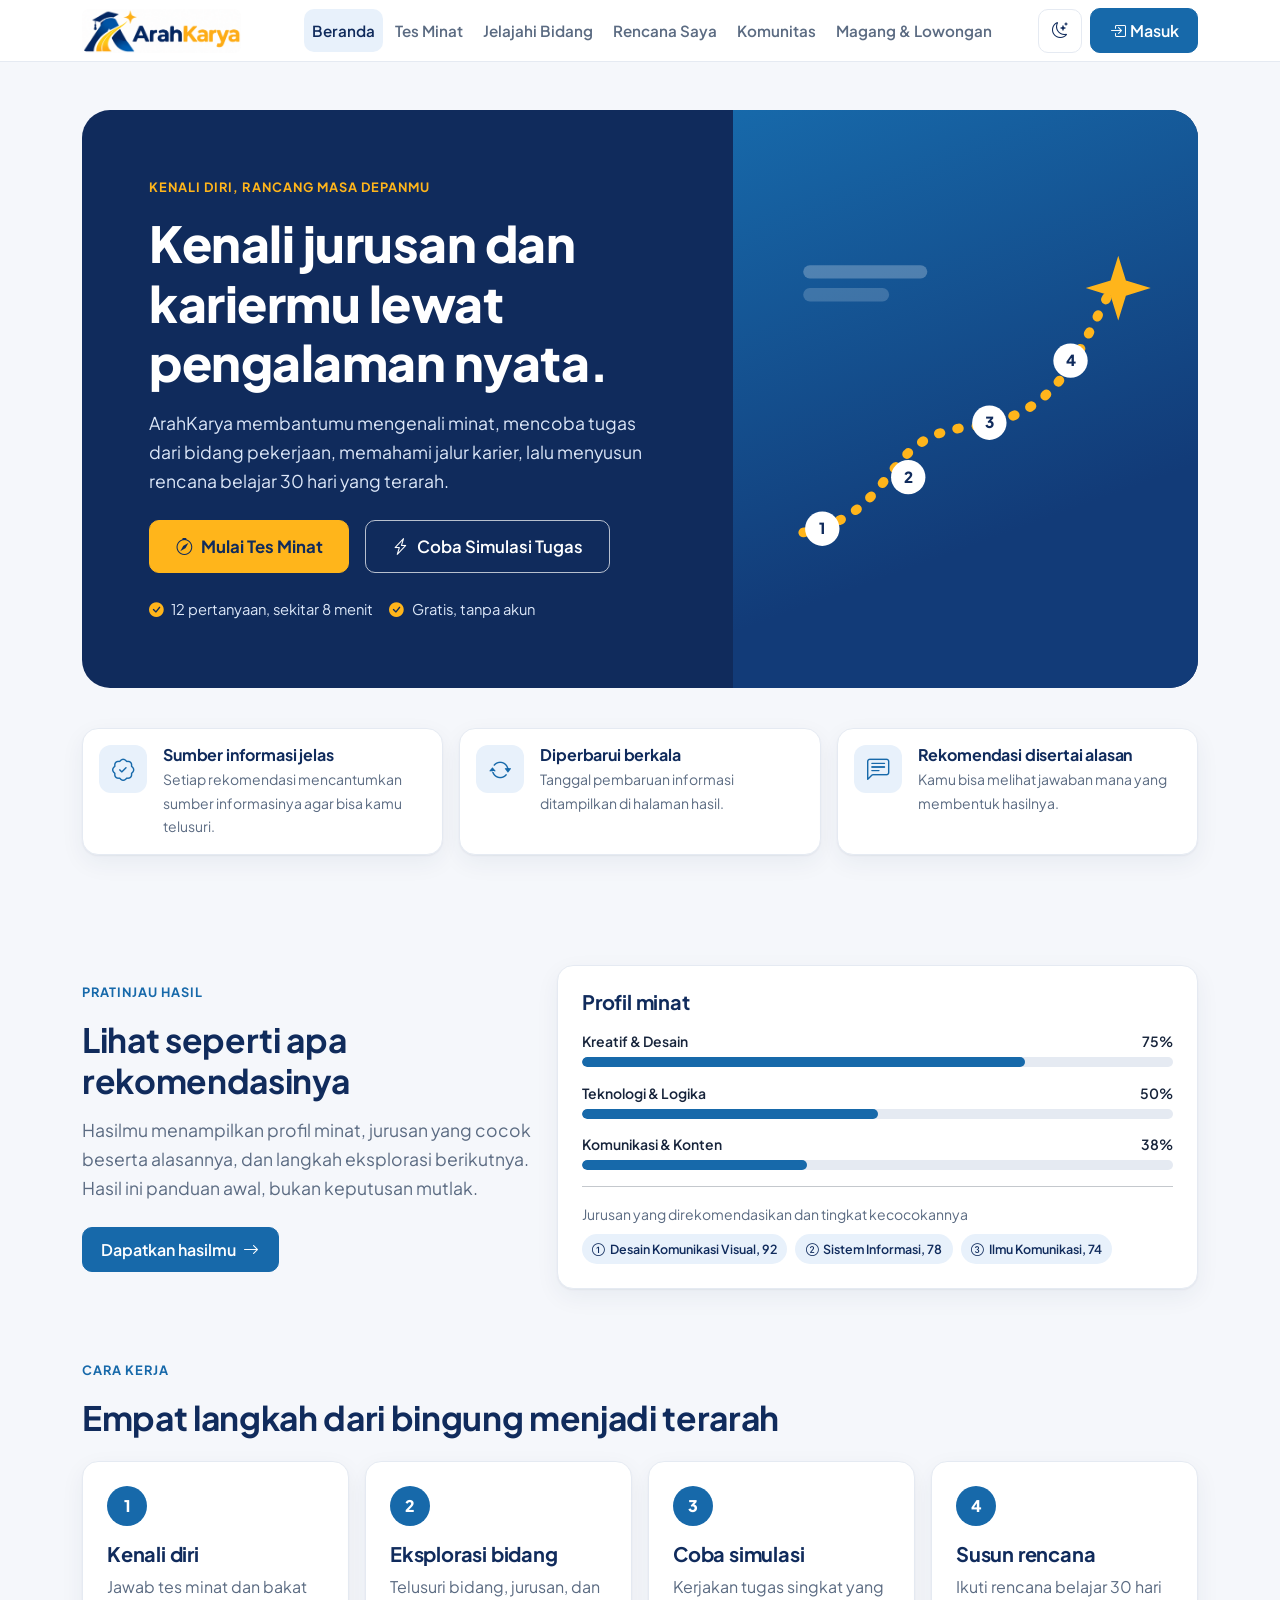
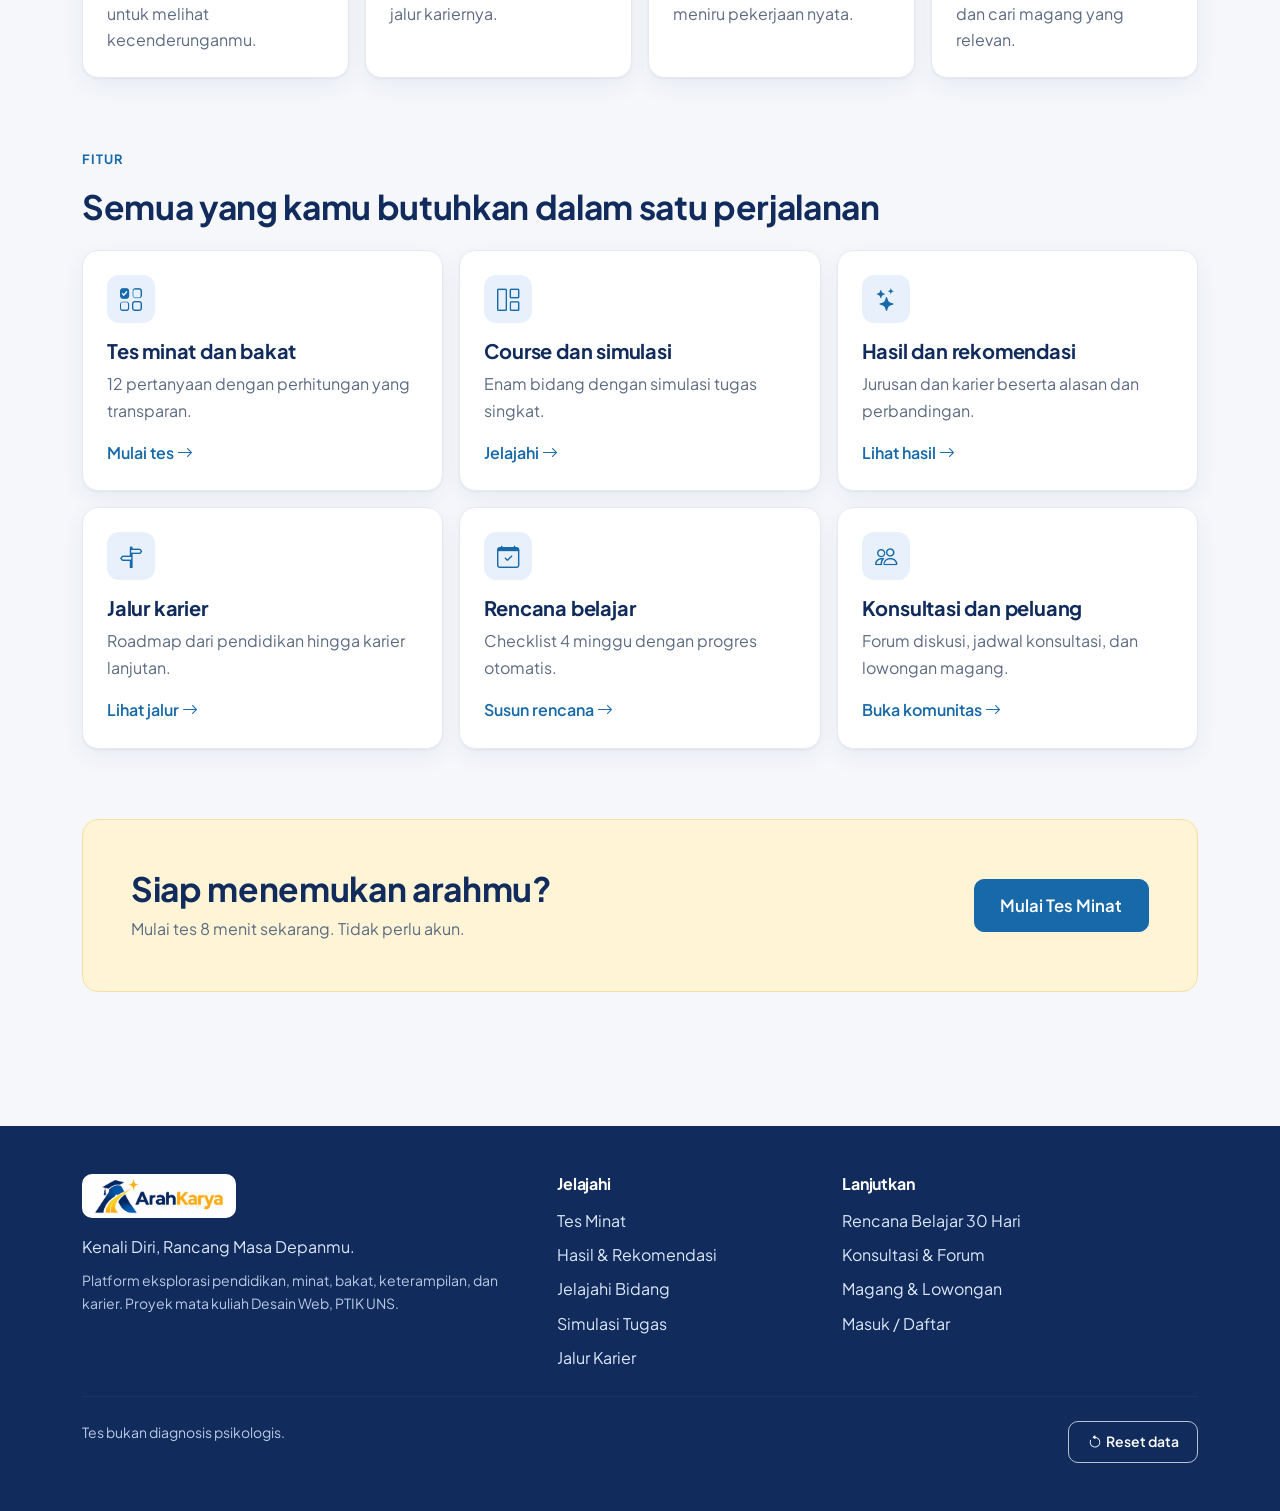
<file: index.html>
<!DOCTYPE html>
<html lang="id" data-bs-theme="light">
<head>
  <meta charset="utf-8">
  <meta name="viewport" content="width=device-width, initial-scale=1">
  <title>Beranda | ArahKarya</title>
  <meta name="description" content="ArahKarya membantu pelajar dan mahasiswa mengenali minat, mencoba simulasi tugas, dan merancang jalur karier.">
  <meta name="theme-color" content="#102B5C">
  <link rel="icon" type="image/png" href="assets/logo/favicon.png">
  <link rel="preconnect" href="https://fonts.googleapis.com">
  <link rel="preconnect" href="https://fonts.gstatic.com" crossorigin>
  <link href="https://fonts.googleapis.com/css2?family=Plus+Jakarta+Sans:wght@400;500;600;700;800&display=swap" rel="stylesheet">
  <link href="https://cdn.jsdelivr.net/npm/bootstrap@5.3.8/dist/css/bootstrap.min.css" rel="stylesheet">
  <link href="https://cdn.jsdelivr.net/npm/bootstrap-icons@1.11.3/font/bootstrap-icons.min.css" rel="stylesheet">
  <link href="css/style.css" rel="stylesheet">
  <link href="css/components.css" rel="stylesheet">
  <link href="css/responsive.css" rel="stylesheet">
  <script>try{if(JSON.parse(localStorage.getItem('arahkarya_theme'))==='dark')document.documentElement.setAttribute('data-bs-theme','dark');}catch(e){}</script>
</head>
<body data-page="beranda">
<div id="site-nav"></div>
<main id="main" tabindex="-1">

<div class="container pt-4 pt-lg-5">
  <section class="ak-hero" aria-labelledby="hero-title">
    <div class="row g-0 align-items-stretch">
      <div class="col-lg-7"><div class="ak-hero-inner">
        <p class="ak-eyebrow mb-3">Kenali Diri, Rancang Masa Depanmu</p>
        <h1 id="hero-title" class="mb-3">Kenali jurusan dan kariermu lewat pengalaman nyata.</h1>
        <p class="ak-lead mb-4">ArahKarya membantumu mengenali minat, mencoba tugas dari bidang pekerjaan, memahami jalur karier, lalu menyusun rencana belajar 30 hari yang terarah.</p>
        <div class="d-flex flex-wrap gap-3 mb-4 ak-btn-stack-mobile">
          <a class="btn btn-gold btn-lg" href="tes-minat.html" id="cta-tes"><i class="bi bi-compass me-2" aria-hidden="true"></i>Mulai Tes Minat</a>
          <a class="btn btn-outline-light-ak btn-lg" href="simulasi.html"><i class="bi bi-lightning-charge me-2" aria-hidden="true"></i>Coba Simulasi Tugas</a>
        </div>
        <div id="home-resume" class="mb-3" hidden></div>
        <div class="d-flex flex-wrap gap-3">
          <span class="ak-mini-check"><i class="bi bi-check-circle-fill" aria-hidden="true"></i>12 pertanyaan, sekitar 8 menit</span>
          <span class="ak-mini-check"><i class="bi bi-check-circle-fill" aria-hidden="true"></i>Gratis, tanpa akun</span>
        </div>
      </div></div>
      <div class="col-lg-5 d-none d-lg-block"><div class="ak-hero-art">
        <svg viewBox="0 0 420 360" role="img" aria-label="Ilustrasi jalur dengan empat titik pencapaian menuju bintang">
          <path d="M40 320 C 140 300, 120 220, 210 210 S 320 150, 360 70" fill="none" stroke="#FFB51B" stroke-width="10" stroke-linecap="round" stroke-dasharray="2 18"/>
          <circle cx="60" cy="316" r="18" fill="#fff"/><text x="60" y="322" text-anchor="middle" font-size="16" font-weight="800" fill="#102B5C" font-family="Plus Jakarta Sans, sans-serif">1</text>
          <circle cx="150" cy="262" r="18" fill="#fff"/><text x="150" y="268" text-anchor="middle" font-size="16" font-weight="800" fill="#102B5C" font-family="Plus Jakarta Sans, sans-serif">2</text>
          <circle cx="235" cy="205" r="18" fill="#fff"/><text x="235" y="211" text-anchor="middle" font-size="16" font-weight="800" fill="#102B5C" font-family="Plus Jakarta Sans, sans-serif">3</text>
          <circle cx="320" cy="140" r="18" fill="#fff"/><text x="320" y="146" text-anchor="middle" font-size="16" font-weight="800" fill="#102B5C" font-family="Plus Jakarta Sans, sans-serif">4</text>
          <path d="M370 30 L378 56 L404 64 L378 72 L370 98 L362 72 L336 64 L362 56 Z" fill="#FFB51B"/>
          <rect x="40" y="40" width="130" height="14" rx="7" fill="#fff" opacity=".25"/><rect x="40" y="64" width="90" height="14" rx="7" fill="#fff" opacity=".18"/>
        </svg>
      </div></div>
    </div>
  </section>
</div>

<section class="ak-section-tight" aria-labelledby="trust-title">
  <div class="container">
    <h2 id="trust-title" class="visually-hidden">Prinsip kepercayaan</h2>
    <div class="row g-3">
      <div class="col-md-4"><div class="ak-card p-3 h-100 d-flex gap-3"><span class="ak-icon-box"><i class="bi bi-patch-check" aria-hidden="true"></i></span><div><h3 class="h6 mb-1">Sumber informasi jelas</h3><p class="small text-muted mb-0">Setiap rekomendasi mencantumkan sumber informasinya agar bisa kamu telusuri.</p></div></div></div>
      <div class="col-md-4"><div class="ak-card p-3 h-100 d-flex gap-3"><span class="ak-icon-box"><i class="bi bi-arrow-repeat" aria-hidden="true"></i></span><div><h3 class="h6 mb-1">Diperbarui berkala</h3><p class="small text-muted mb-0">Tanggal pembaruan informasi ditampilkan di halaman hasil.</p></div></div></div>
      <div class="col-md-4"><div class="ak-card p-3 h-100 d-flex gap-3"><span class="ak-icon-box"><i class="bi bi-chat-left-text" aria-hidden="true"></i></span><div><h3 class="h6 mb-1">Rekomendasi disertai alasan</h3><p class="small text-muted mb-0">Kamu bisa melihat jawaban mana yang membentuk hasilnya.</p></div></div></div>
    </div>
  </div>
</section>

<section class="ak-section" aria-labelledby="preview-title">
  <div class="container">
    <div class="row g-4 align-items-center">
      <div class="col-lg-5">
        <p class="ak-eyebrow">Pratinjau hasil</p>
        <h2 id="preview-title" class="mb-3">Lihat seperti apa rekomendasinya</h2>
        <p class="ak-lead mb-4">Hasilmu menampilkan profil minat, jurusan yang cocok beserta alasannya, dan langkah eksplorasi berikutnya. Hasil ini panduan awal, bukan keputusan mutlak.</p>
        <a class="btn btn-primary" href="tes-minat.html">Dapatkan hasilmu <i class="bi bi-arrow-right ms-1" aria-hidden="true"></i></a>
      </div>
      <div class="col-lg-7">
        <div class="ak-card p-4">
          <div class="d-flex justify-content-between align-items-start mb-3"><h3 class="h5 mb-0">Profil minat</h3></div>
          <div class="ak-score-row"><div class="d-flex justify-content-between small fw-semibold mb-1"><span>Kreatif & Desain</span><span>75%</span></div><div class="progress" role="progressbar" aria-label="Kreatif dan Desain 75 persen" aria-valuenow="75" aria-valuemin="0" aria-valuemax="100"><div class="progress-bar" style="width:75%"></div></div></div>
          <div class="ak-score-row"><div class="d-flex justify-content-between small fw-semibold mb-1"><span>Teknologi & Logika</span><span>50%</span></div><div class="progress" role="progressbar" aria-label="Teknologi dan Logika 50 persen" aria-valuenow="50" aria-valuemin="0" aria-valuemax="100"><div class="progress-bar" style="width:50%"></div></div></div>
          <div class="ak-score-row"><div class="d-flex justify-content-between small fw-semibold mb-1"><span>Komunikasi & Konten</span><span>38%</span></div><div class="progress" role="progressbar" aria-label="Komunikasi dan Konten 38 persen" aria-valuenow="38" aria-valuemin="0" aria-valuemax="100"><div class="progress-bar" style="width:38%"></div></div></div>
          <hr>
          <p class="small text-muted mb-2">Jurusan yang direkomendasikan dan tingkat kecocokannya</p>
          <div class="d-flex flex-wrap gap-2"><span class="ak-badge"><i class="bi bi-1-circle" aria-hidden="true"></i>Desain Komunikasi Visual, 92</span><span class="ak-badge"><i class="bi bi-2-circle" aria-hidden="true"></i>Sistem Informasi, 78</span><span class="ak-badge"><i class="bi bi-3-circle" aria-hidden="true"></i>Ilmu Komunikasi, 74</span></div>
        </div>
      </div>
    </div>
  </div>
</section>

<section class="ak-section pt-0" aria-labelledby="how-title">
  <div class="container">
    <p class="ak-eyebrow">Cara kerja</p>
    <h2 id="how-title" class="mb-4">Empat langkah dari bingung menjadi terarah</h2>
    <div class="row g-3">
      <div class="col-sm-6 col-lg-3"><div class="ak-card ak-card-hover p-4 h-100"><span class="ak-step-num mb-3">1</span><h3 class="h5">Kenali diri</h3><p class="text-muted mb-0">Jawab tes minat dan bakat untuk melihat kecenderunganmu.</p></div></div>
      <div class="col-sm-6 col-lg-3"><div class="ak-card ak-card-hover p-4 h-100"><span class="ak-step-num mb-3">2</span><h3 class="h5">Eksplorasi bidang</h3><p class="text-muted mb-0">Telusuri bidang, jurusan, dan jalur kariernya.</p></div></div>
      <div class="col-sm-6 col-lg-3"><div class="ak-card ak-card-hover p-4 h-100"><span class="ak-step-num mb-3">3</span><h3 class="h5">Coba simulasi</h3><p class="text-muted mb-0">Kerjakan tugas singkat yang meniru pekerjaan nyata.</p></div></div>
      <div class="col-sm-6 col-lg-3"><div class="ak-card ak-card-hover p-4 h-100"><span class="ak-step-num mb-3">4</span><h3 class="h5">Susun rencana</h3><p class="text-muted mb-0">Ikuti rencana belajar 30 hari dan cari magang yang relevan.</p></div></div>
    </div>
  </div>
</section>

<section class="ak-section pt-0" aria-labelledby="feat-title">
  <div class="container">
    <p class="ak-eyebrow">Fitur</p>
    <h2 id="feat-title" class="mb-4">Semua yang kamu butuhkan dalam satu perjalanan</h2>
    <div class="row g-3">
      <div class="col-md-6 col-lg-4"><a class="text-decoration-none d-block h-100" href="tes-minat.html"><div class="ak-card ak-card-hover p-4 h-100"><span class="ak-icon-box mb-3"><i class="bi bi-ui-checks-grid" aria-hidden="true"></i></span><h3 class="h5">Tes minat dan bakat</h3><p class="text-muted">12 pertanyaan dengan perhitungan yang transparan.</p><span class="fw-semibold">Mulai tes <i class="bi bi-arrow-right" aria-hidden="true"></i></span></div></a></div>
      <div class="col-md-6 col-lg-4"><a class="text-decoration-none d-block h-100" href="jelajahi.html"><div class="ak-card ak-card-hover p-4 h-100"><span class="ak-icon-box mb-3"><i class="bi bi-grid-1x2" aria-hidden="true"></i></span><h3 class="h5">Course dan simulasi</h3><p class="text-muted">Enam bidang dengan simulasi tugas singkat.</p><span class="fw-semibold">Jelajahi <i class="bi bi-arrow-right" aria-hidden="true"></i></span></div></a></div>
      <div class="col-md-6 col-lg-4"><a class="text-decoration-none d-block h-100" href="hasil.html"><div class="ak-card ak-card-hover p-4 h-100"><span class="ak-icon-box mb-3"><i class="bi bi-stars" aria-hidden="true"></i></span><h3 class="h5">Hasil dan rekomendasi</h3><p class="text-muted">Jurusan dan karier beserta alasan dan perbandingan.</p><span class="fw-semibold">Lihat hasil <i class="bi bi-arrow-right" aria-hidden="true"></i></span></div></a></div>
      <div class="col-md-6 col-lg-4"><a class="text-decoration-none d-block h-100" href="jalur-karier.html"><div class="ak-card ak-card-hover p-4 h-100"><span class="ak-icon-box mb-3"><i class="bi bi-signpost-split" aria-hidden="true"></i></span><h3 class="h5">Jalur karier</h3><p class="text-muted">Roadmap dari pendidikan hingga karier lanjutan.</p><span class="fw-semibold">Lihat jalur <i class="bi bi-arrow-right" aria-hidden="true"></i></span></div></a></div>
      <div class="col-md-6 col-lg-4"><a class="text-decoration-none d-block h-100" href="rencana-belajar.html"><div class="ak-card ak-card-hover p-4 h-100"><span class="ak-icon-box mb-3"><i class="bi bi-calendar-check" aria-hidden="true"></i></span><h3 class="h5">Rencana belajar</h3><p class="text-muted">Checklist 4 minggu dengan progres otomatis.</p><span class="fw-semibold">Susun rencana <i class="bi bi-arrow-right" aria-hidden="true"></i></span></div></a></div>
      <div class="col-md-6 col-lg-4"><a class="text-decoration-none d-block h-100" href="komunitas.html"><div class="ak-card ak-card-hover p-4 h-100"><span class="ak-icon-box mb-3"><i class="bi bi-people" aria-hidden="true"></i></span><h3 class="h5">Konsultasi dan peluang</h3><p class="text-muted">Forum diskusi, jadwal konsultasi, dan lowongan magang.</p><span class="fw-semibold">Buka komunitas <i class="bi bi-arrow-right" aria-hidden="true"></i></span></div></a></div>
    </div>
  </div>
</section>

<section class="ak-section pt-0" aria-labelledby="cta-title">
  <div class="container">
    <div class="ak-card-gold p-4 p-lg-5 d-flex flex-column flex-lg-row gap-3 justify-content-between align-items-lg-center">
      <div><h2 id="cta-title" class="mb-2">Siap menemukan arahmu?</h2><p class="mb-0 text-muted">Mulai tes 8 menit sekarang. Tidak perlu akun.</p></div>
      <a class="btn btn-primary btn-lg" href="tes-minat.html">Mulai Tes Minat</a>
    </div>
  </div>
</section>

</main>
<div id="site-footer"></div>
<script src="https://cdn.jsdelivr.net/npm/bootstrap@5.3.8/dist/js/bootstrap.bundle.min.js"></script>
<script src="js/storage.js"></script>
<script src="js/data.js"></script>
<script src="js/main.js"></script>
<script src="js/navigation.js"></script>
<script src="js/home.js"></script>
</body>
</html>
</file>
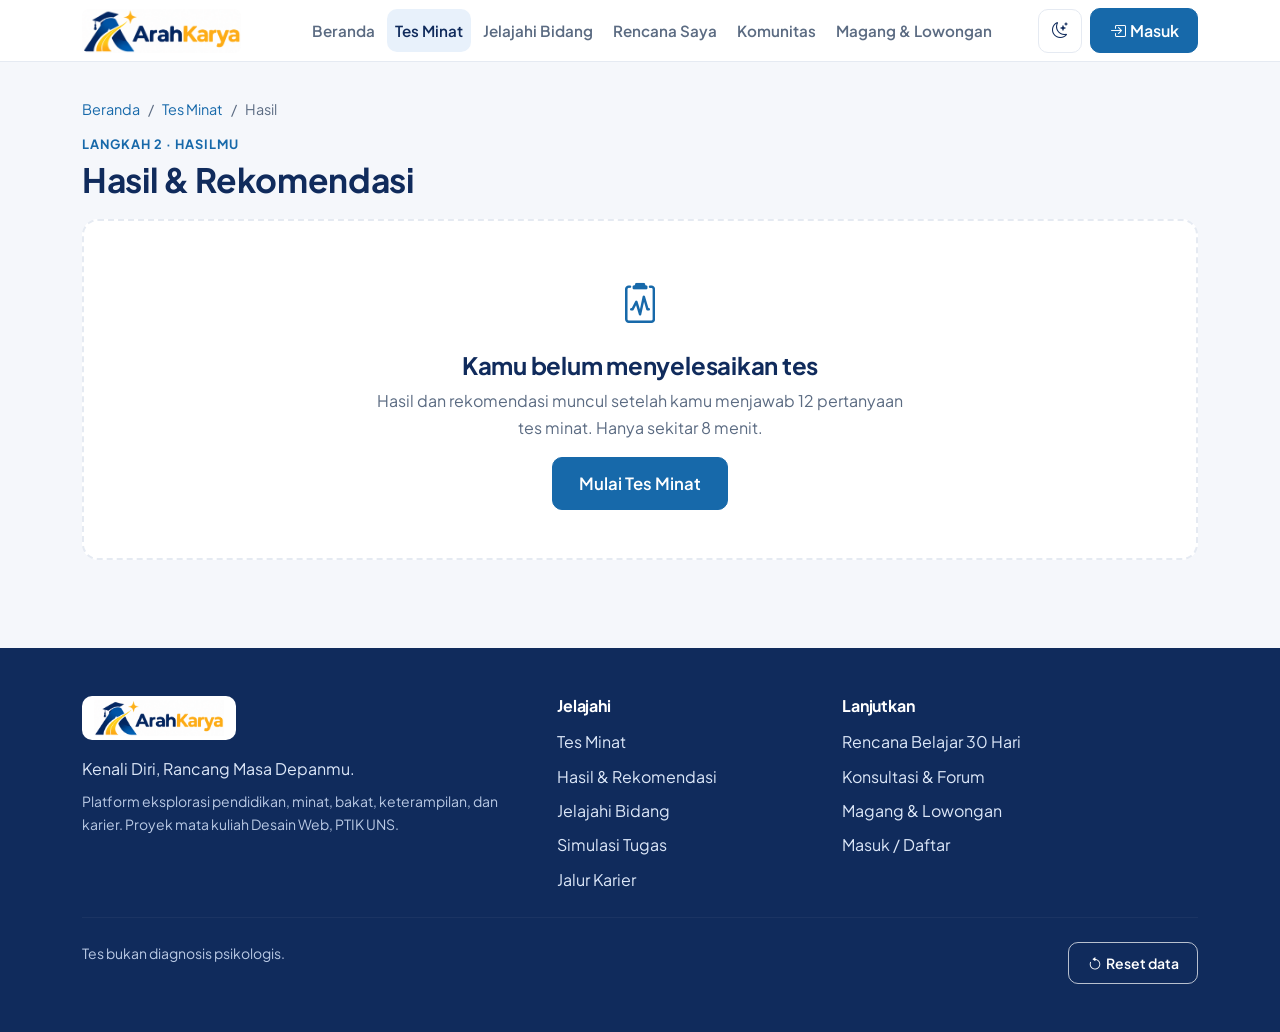
<file: hasil.html>
<!DOCTYPE html>
<html lang="id" data-bs-theme="light">

<head>
  <meta charset="utf-8">
  <meta name="viewport" content="width=device-width, initial-scale=1">
  <title>Hasil dan Rekomendasi | ArahKarya</title>
  <meta name="description"
    content="Ringkasan hasil tes minat, rekomendasi jurusan dan karier beserta alasan, serta perbandingan jurusan.">
  <meta name="theme-color" content="#102B5C">
  <link rel="icon" type="image/png" href="assets/logo/favicon.png">
  <link rel="preconnect" href="https://fonts.googleapis.com">
  <link rel="preconnect" href="https://fonts.gstatic.com" crossorigin>
  <link href="https://fonts.googleapis.com/css2?family=Plus+Jakarta+Sans:wght@400;500;600;700;800&display=swap"
    rel="stylesheet">
  <link href="https://cdn.jsdelivr.net/npm/bootstrap@5.3.8/dist/css/bootstrap.min.css" rel="stylesheet">
  <link href="https://cdn.jsdelivr.net/npm/bootstrap-icons@1.11.3/font/bootstrap-icons.min.css" rel="stylesheet">
  <link href="css/style.css" rel="stylesheet">
  <link href="css/components.css" rel="stylesheet">
  <link href="css/responsive.css" rel="stylesheet">
  <script>try {if (JSON.parse(localStorage.getItem('arahkarya_theme')) === 'dark') document.documentElement.setAttribute('data-bs-theme', 'dark');} catch (e) { }</script>
</head>

<body data-page="hasil">
  <div id="site-nav"></div>
  <main id="main" tabindex="-1">

    <div class="container ak-page-head">
      <nav aria-label="Breadcrumb">
        <ol class="breadcrumb">
          <li class="breadcrumb-item"><a href="index.html">Beranda</a></li>
          <li class="breadcrumb-item"><a href="tes-minat.html">Tes Minat</a></li>
          <li class="breadcrumb-item active" aria-current="page">Hasil</li>
        </ol>
      </nav>
      <p class="ak-eyebrow mb-1">Langkah 2 · Hasilmu</p>
      <h1 class="h2 mb-0">Hasil & Rekomendasi</h1>
    </div>
    <div class="container pb-4" id="result-root">
      <div class="ak-skeleton" style="height:180px" aria-hidden="true"></div>
    </div>

  </main>
  <div id="site-footer"></div>
  <script src="https://cdn.jsdelivr.net/npm/bootstrap@5.3.8/dist/js/bootstrap.bundle.min.js"></script>
  <script src="js/storage.js"></script>
  <script src="js/data.js"></script>
  <script src="js/main.js"></script>
  <script src="js/navigation.js"></script>
  <script src="js/result.js"></script>
</body>

</html>
</file>
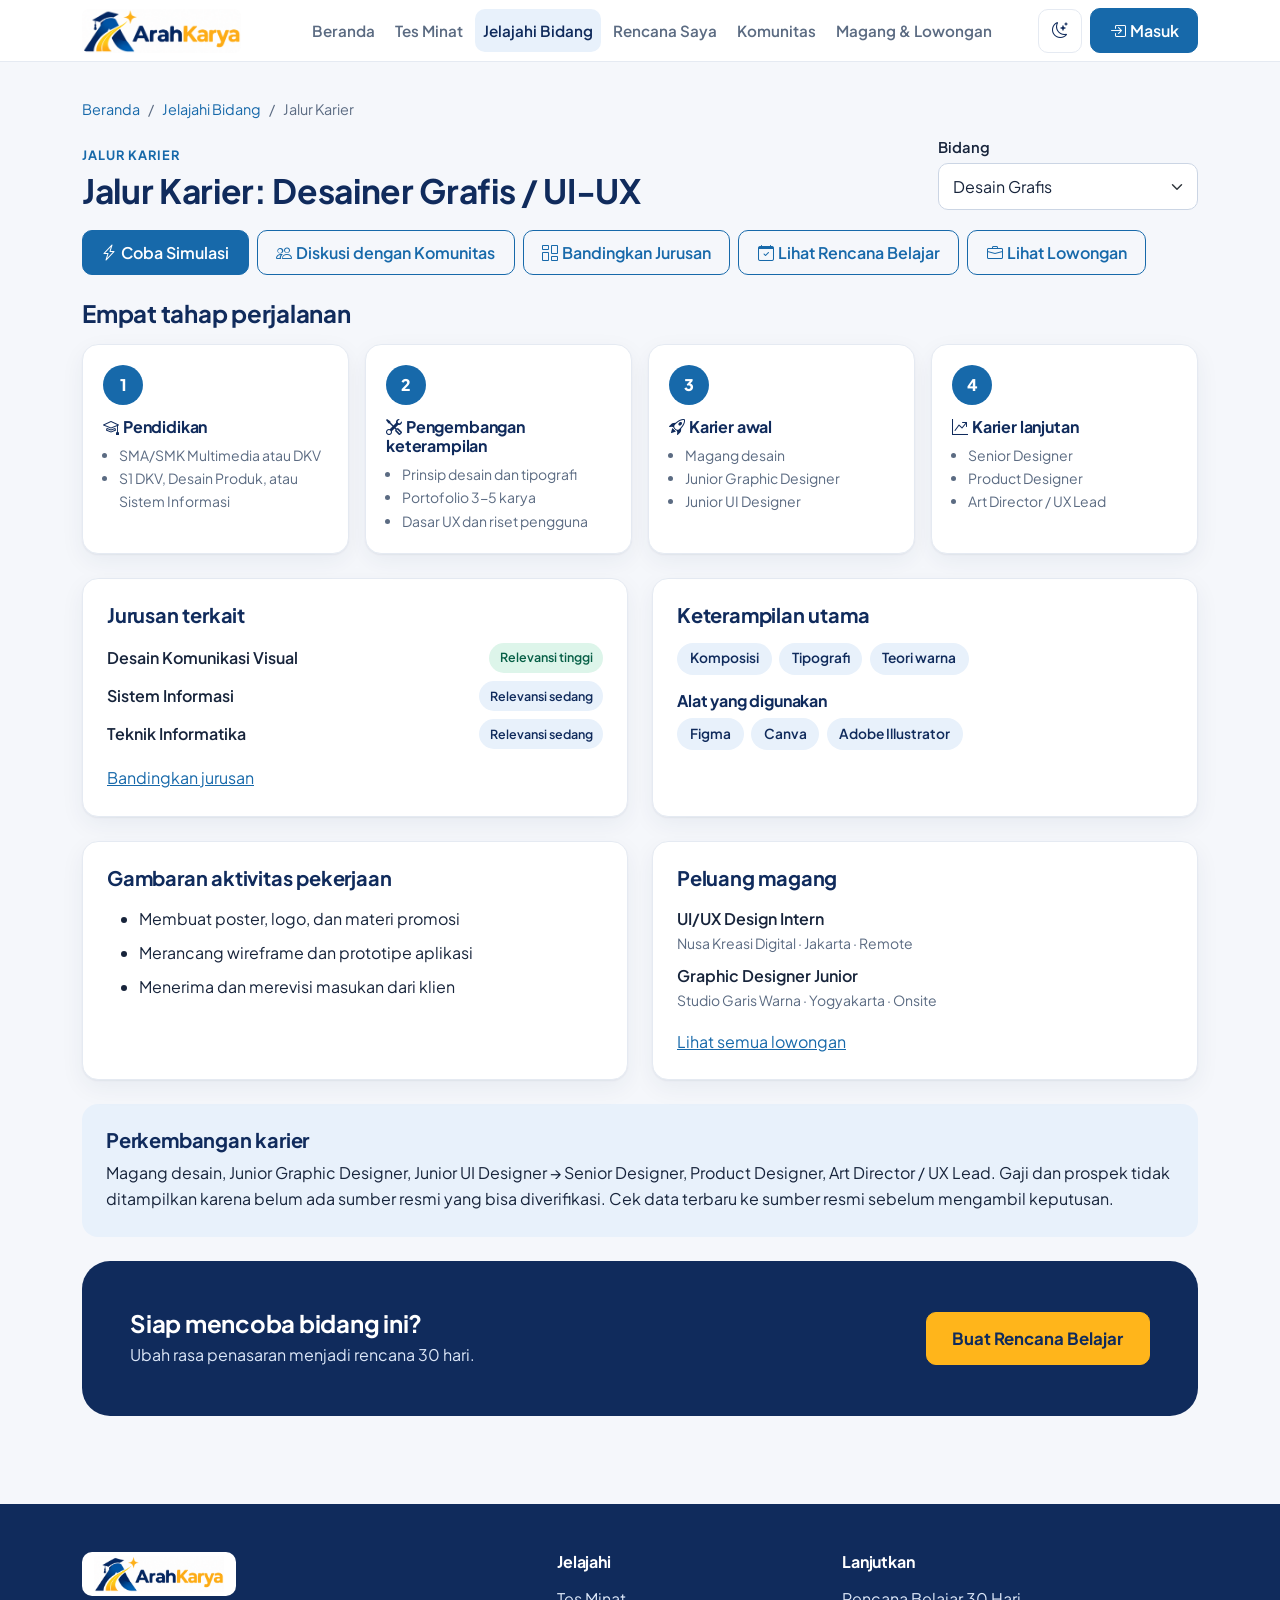
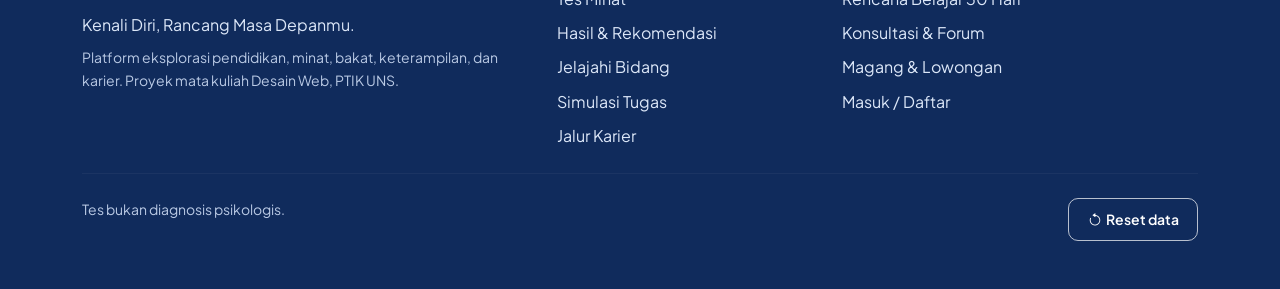
<file: jalur-karier.html>
<!DOCTYPE html>
<html lang="id" data-bs-theme="light">
<head>
  <meta charset="utf-8">
  <meta name="viewport" content="width=device-width, initial-scale=1">
  <title>Jalur Karier | ArahKarya</title>
  <meta name="description" content="Roadmap karier dari pendidikan hingga karier lanjutan, jurusan terkait, keterampilan, dan peluang magang.">
  <meta name="theme-color" content="#102B5C">
  <link rel="icon" type="image/png" href="assets/logo/favicon.png">
  <link rel="preconnect" href="https://fonts.googleapis.com">
  <link rel="preconnect" href="https://fonts.gstatic.com" crossorigin>
  <link href="https://fonts.googleapis.com/css2?family=Plus+Jakarta+Sans:wght@400;500;600;700;800&display=swap" rel="stylesheet">
  <link href="https://cdn.jsdelivr.net/npm/bootstrap@5.3.8/dist/css/bootstrap.min.css" rel="stylesheet">
  <link href="https://cdn.jsdelivr.net/npm/bootstrap-icons@1.11.3/font/bootstrap-icons.min.css" rel="stylesheet">
  <link href="css/style.css" rel="stylesheet">
  <link href="css/components.css" rel="stylesheet">
  <link href="css/responsive.css" rel="stylesheet">
  <script>try{if(JSON.parse(localStorage.getItem('arahkarya_theme'))==='dark')document.documentElement.setAttribute('data-bs-theme','dark');}catch(e){}</script>
</head>
<body data-page="jalur">
<div id="site-nav"></div>
<main id="main" tabindex="-1">

<div class="container ak-page-head">
  <nav aria-label="Breadcrumb"><ol class="breadcrumb"><li class="breadcrumb-item"><a href="index.html">Beranda</a></li><li class="breadcrumb-item"><a href="jelajahi.html">Jelajahi Bidang</a></li><li class="breadcrumb-item active" aria-current="page">Jalur Karier</li></ol></nav>
  <div class="d-flex flex-wrap justify-content-between align-items-end gap-3">
    <div><p class="ak-eyebrow mb-1">Jalur karier</p><h1 class="h2 mb-0" id="car-title">Jalur Karier</h1></div>
    <div style="min-width:260px"><label for="car-field" class="form-label small mb-1">Bidang</label><select class="form-select" id="car-field"></select></div>
  </div>
</div>
<div class="container pb-4" id="career-root"></div>

</main>
<div id="site-footer"></div>
<script src="https://cdn.jsdelivr.net/npm/bootstrap@5.3.8/dist/js/bootstrap.bundle.min.js"></script>
<script src="js/storage.js"></script>
<script src="js/data.js"></script>
<script src="js/main.js"></script>
<script src="js/navigation.js"></script>
<script src="js/career.js"></script>
</body>
</html>
</file>
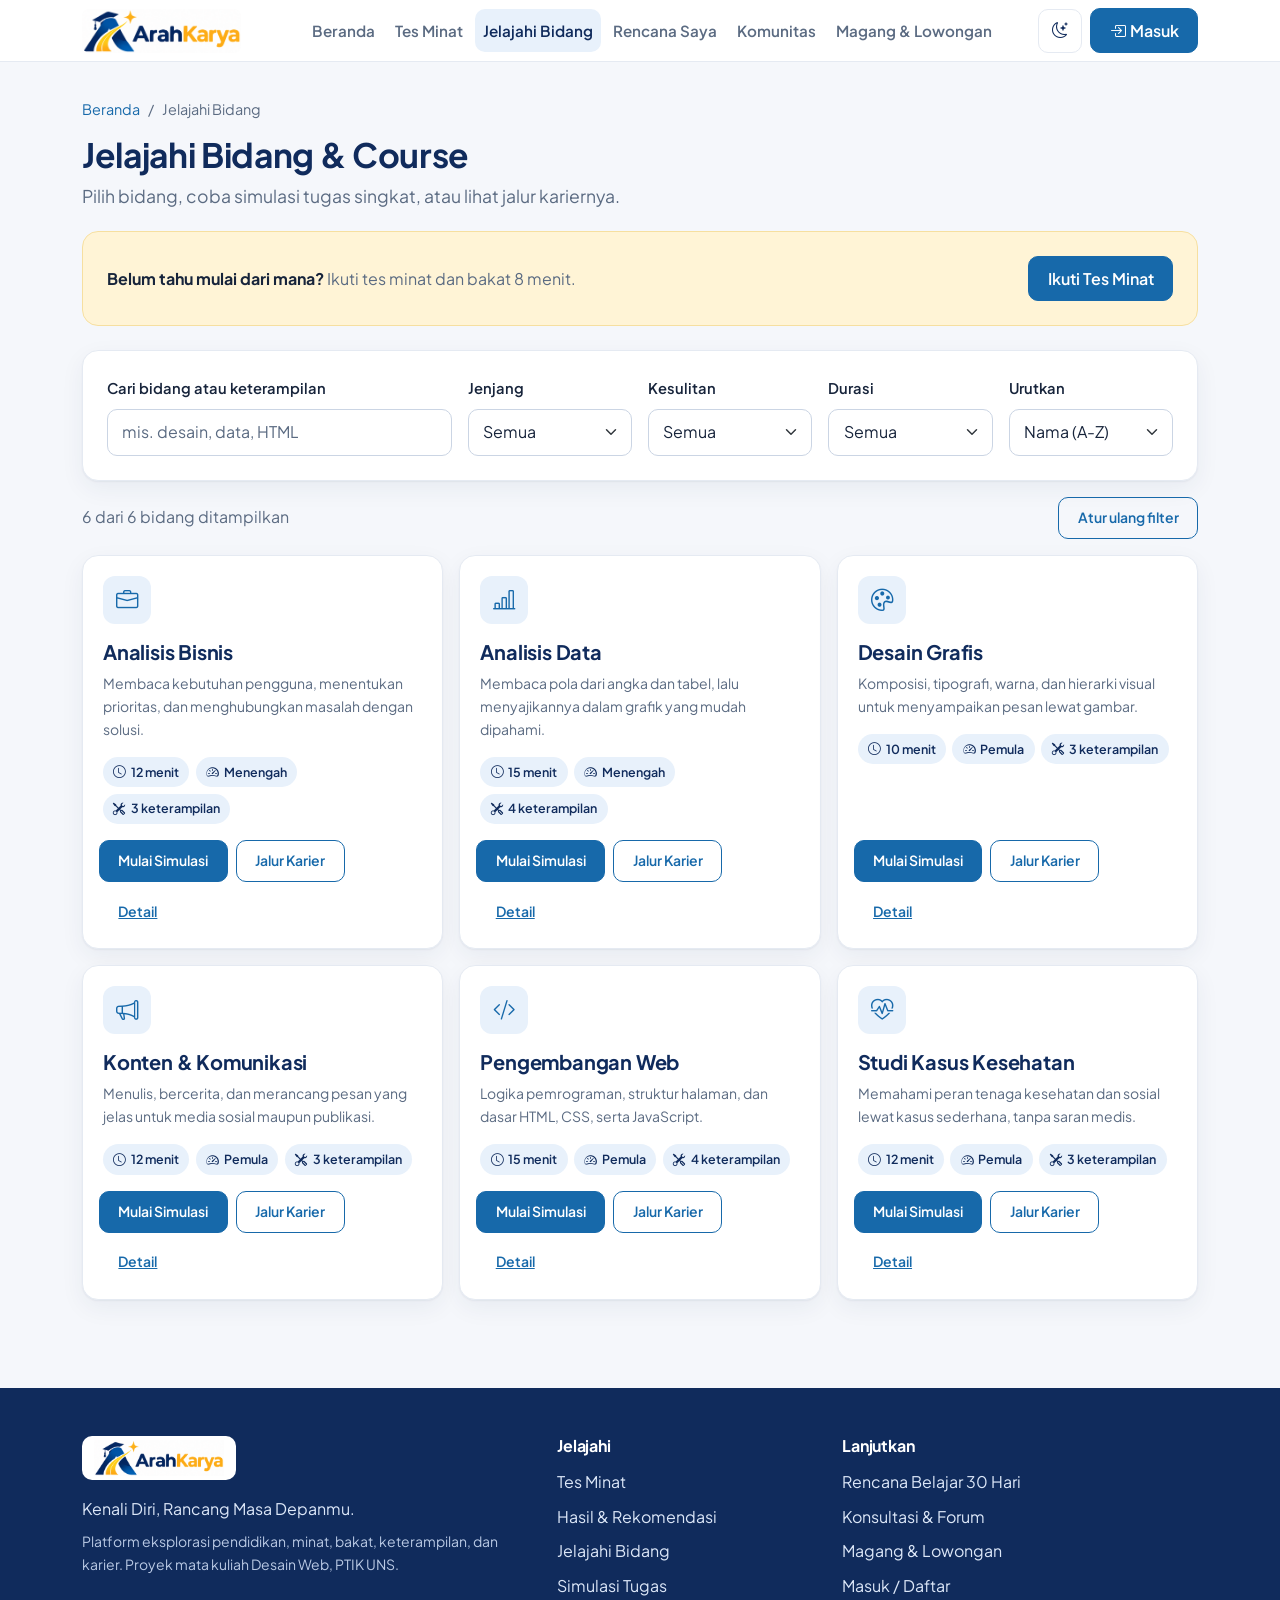
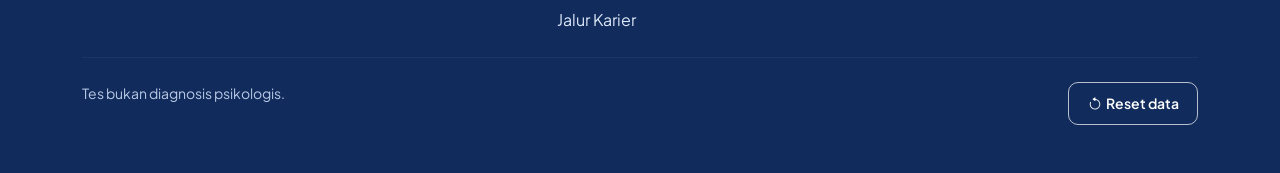
<file: jelajahi.html>
<!DOCTYPE html>
<html lang="id" data-bs-theme="light">
<head>
  <meta charset="utf-8">
  <meta name="viewport" content="width=device-width, initial-scale=1">
  <title>Jelajahi Bidang dan Course | ArahKarya</title>
  <meta name="description" content="Katalog enam bidang dengan pencarian, filter, dan simulasi tugas singkat.">
  <meta name="theme-color" content="#102B5C">
  <link rel="icon" type="image/png" href="assets/logo/favicon.png">
  <link rel="preconnect" href="https://fonts.googleapis.com">
  <link rel="preconnect" href="https://fonts.gstatic.com" crossorigin>
  <link href="https://fonts.googleapis.com/css2?family=Plus+Jakarta+Sans:wght@400;500;600;700;800&display=swap" rel="stylesheet">
  <link href="https://cdn.jsdelivr.net/npm/bootstrap@5.3.8/dist/css/bootstrap.min.css" rel="stylesheet">
  <link href="https://cdn.jsdelivr.net/npm/bootstrap-icons@1.11.3/font/bootstrap-icons.min.css" rel="stylesheet">
  <link href="css/style.css" rel="stylesheet">
  <link href="css/components.css" rel="stylesheet">
  <link href="css/responsive.css" rel="stylesheet">
  <script>try{if(JSON.parse(localStorage.getItem('arahkarya_theme'))==='dark')document.documentElement.setAttribute('data-bs-theme','dark');}catch(e){}</script>
</head>
<body data-page="jelajahi">
<div id="site-nav"></div>
<main id="main" tabindex="-1">

<div class="container ak-page-head">
  <nav aria-label="Breadcrumb"><ol class="breadcrumb"><li class="breadcrumb-item"><a href="index.html">Beranda</a></li><li class="breadcrumb-item active" aria-current="page">Jelajahi Bidang</li></ol></nav>
  <h1 class="h2 mb-2">Jelajahi Bidang & Course</h1>
  <p class="ak-lead mb-0">Pilih bidang, coba simulasi tugas singkat, atau lihat jalur kariernya.</p>
</div>
<div class="container pb-4">
  <div class="ak-card-gold p-3 p-lg-4 mb-4 d-flex flex-wrap justify-content-between align-items-center gap-3">
    <div><strong>Belum tahu mulai dari mana?</strong> <span class="text-muted">Ikuti tes minat dan bakat 8 menit.</span></div>
    <a class="btn btn-primary" href="tes-minat.html">Ikuti Tes Minat</a>
  </div>
  <form class="ak-card p-3 p-lg-4 mb-3" id="filter-form" role="search" aria-label="Cari dan filter bidang">
    <div class="row g-3">
      <div class="col-lg-4"><label for="f-q" class="form-label">Cari bidang atau keterampilan</label><input type="search" class="form-control" id="f-q" placeholder="mis. desain, data, HTML" autocomplete="off"></div>
      <div class="col-6 col-lg-2"><label for="f-jenjang" class="form-label">Jenjang</label><select class="form-select" id="f-jenjang"><option value="">Semua</option><option>SMA/SMK</option><option>Mahasiswa</option><option>Umum</option></select></div>
      <div class="col-6 col-lg-2"><label for="f-level" class="form-label">Kesulitan</label><select class="form-select" id="f-level"><option value="">Semua</option><option>Pemula</option><option>Menengah</option></select></div>
      <div class="col-6 col-lg-2"><label for="f-dur" class="form-label">Durasi</label><select class="form-select" id="f-dur"><option value="">Semua</option><option value="short">10 menit atau kurang</option><option value="mid">11 sampai 12 menit</option><option value="long">Lebih dari 12 menit</option></select></div>
      <div class="col-6 col-lg-2"><label for="f-sort" class="form-label">Urutkan</label><select class="form-select" id="f-sort"><option value="name">Nama (A-Z)</option><option value="dur-asc">Durasi tersingkat</option><option value="dur-desc">Durasi terlama</option><option value="level">Kesulitan (pemula dulu)</option></select></div>
    </div>
  </form>
  <div class="d-flex justify-content-between align-items-center mb-3"><p class="mb-0 text-muted" id="f-count" aria-live="polite"></p><button class="btn btn-sm btn-outline-primary" type="button" id="f-reset">Atur ulang filter</button></div>
  <div class="row g-3" id="field-grid"></div>
  <div id="field-empty" class="ak-empty" hidden><i class="bi bi-search ak-empty-icon" aria-hidden="true"></i><h2 class="h5 mt-3">Tidak ada bidang yang cocok</h2><p class="text-muted">Coba kata kunci lain atau longgarkan filter.</p><button class="btn btn-primary" type="button" id="f-reset2">Atur ulang filter</button></div>
</div>

</main>
<div id="site-footer"></div>
<script src="https://cdn.jsdelivr.net/npm/bootstrap@5.3.8/dist/js/bootstrap.bundle.min.js"></script>
<script src="js/storage.js"></script>
<script src="js/data.js"></script>
<script src="js/main.js"></script>
<script src="js/navigation.js"></script>
<script src="js/explore.js"></script>
</body>
</html>
</file>
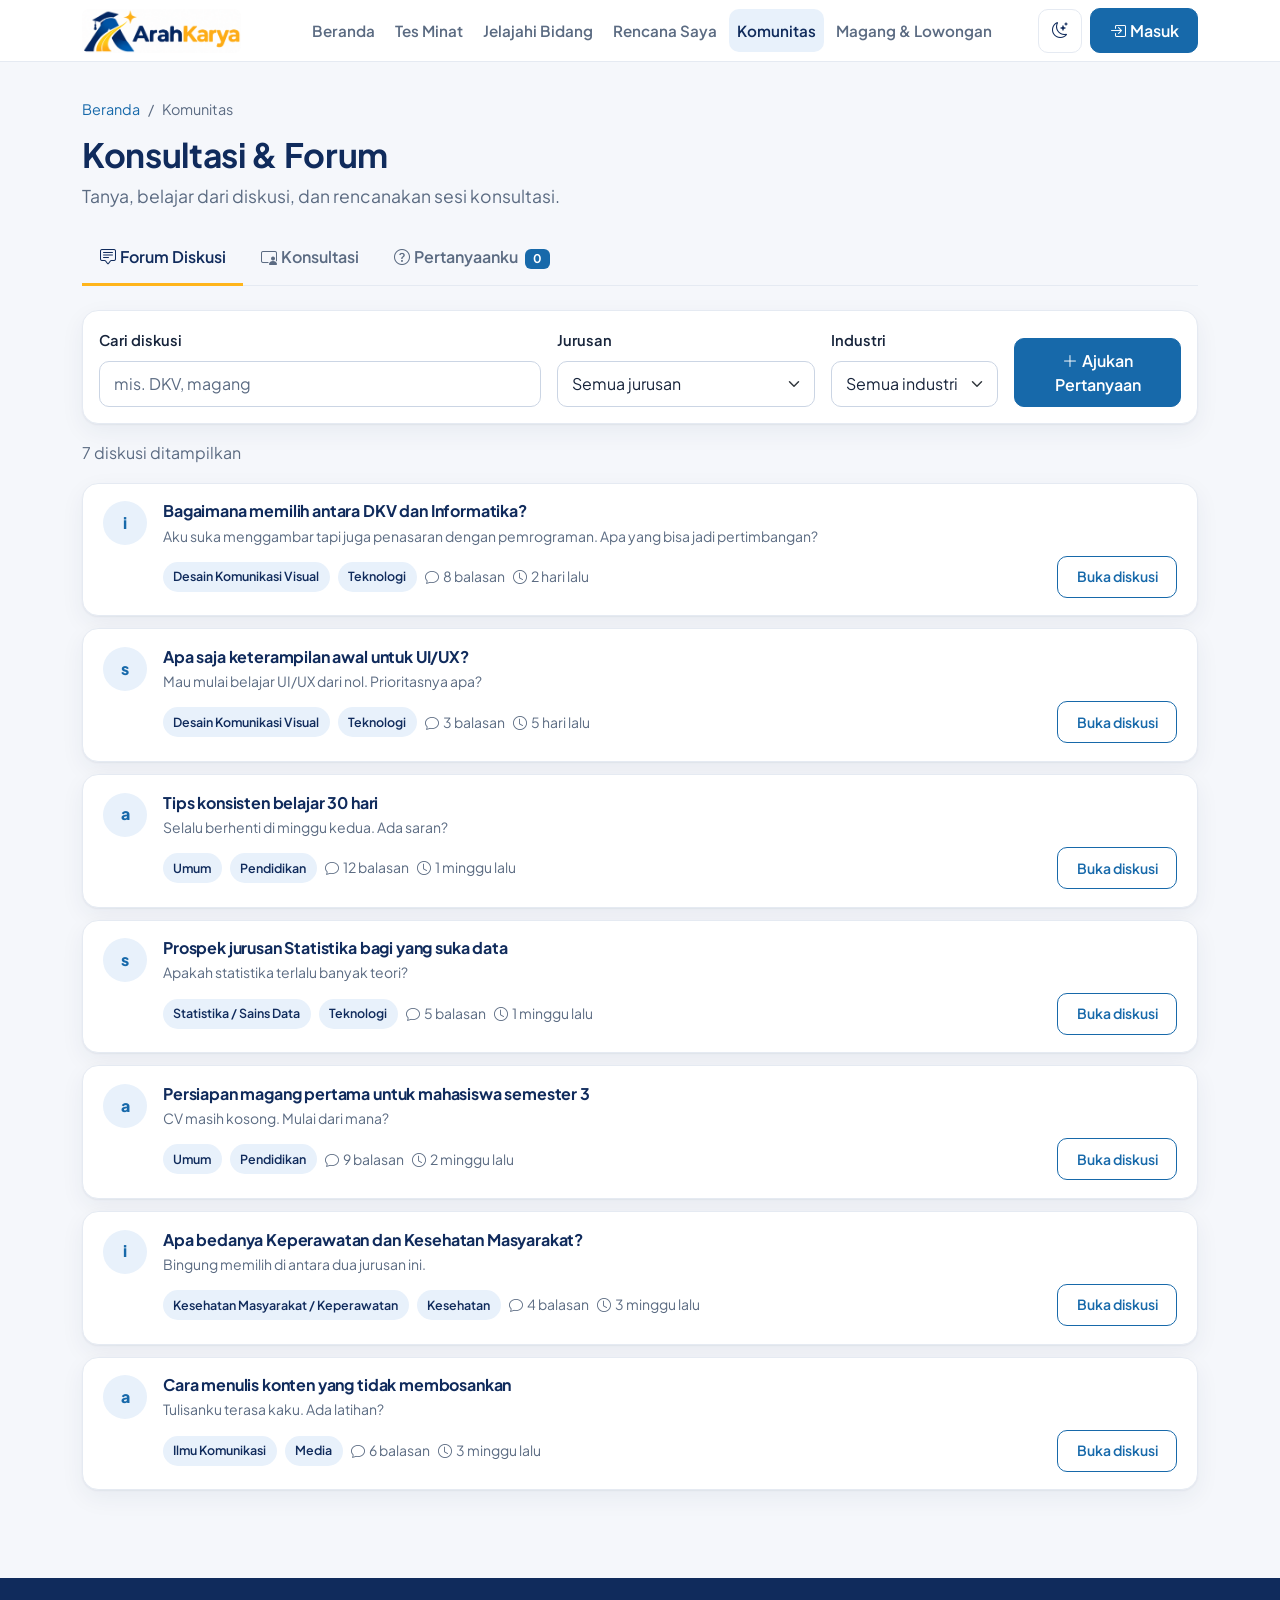
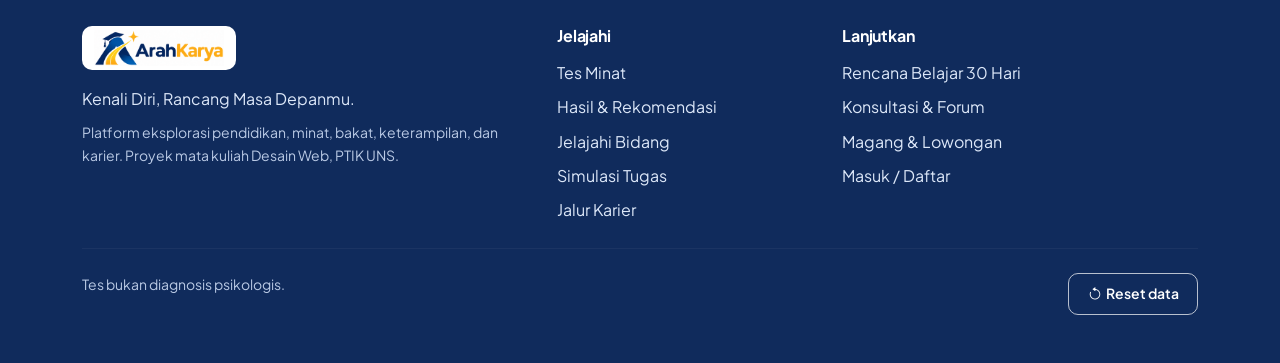
<file: komunitas.html>
<!DOCTYPE html>
<html lang="id" data-bs-theme="light">
<head>
  <meta charset="utf-8">
  <meta name="viewport" content="width=device-width, initial-scale=1">
  <title>Konsultasi dan Forum | ArahKarya</title>
  <meta name="description" content="Forum diskusi, jadwal konsultasi simulasi, dan pertanyaanmu.">
  <meta name="theme-color" content="#102B5C">
  <link rel="icon" type="image/png" href="assets/logo/favicon.png">
  <link rel="preconnect" href="https://fonts.googleapis.com">
  <link rel="preconnect" href="https://fonts.gstatic.com" crossorigin>
  <link href="https://fonts.googleapis.com/css2?family=Plus+Jakarta+Sans:wght@400;500;600;700;800&display=swap" rel="stylesheet">
  <link href="https://cdn.jsdelivr.net/npm/bootstrap@5.3.8/dist/css/bootstrap.min.css" rel="stylesheet">
  <link href="https://cdn.jsdelivr.net/npm/bootstrap-icons@1.11.3/font/bootstrap-icons.min.css" rel="stylesheet">
  <link href="css/style.css" rel="stylesheet">
  <link href="css/components.css" rel="stylesheet">
  <link href="css/responsive.css" rel="stylesheet">
  <script>try{if(JSON.parse(localStorage.getItem('arahkarya_theme'))==='dark')document.documentElement.setAttribute('data-bs-theme','dark');}catch(e){}</script>
</head>
<body data-page="komunitas">
<div id="site-nav"></div>
<main id="main" tabindex="-1">

<div class="container ak-page-head">
  <nav aria-label="Breadcrumb"><ol class="breadcrumb"><li class="breadcrumb-item"><a href="index.html">Beranda</a></li><li class="breadcrumb-item active" aria-current="page">Komunitas</li></ol></nav>
  <h1 class="h2 mb-2">Konsultasi & Forum</h1>
  <p class="ak-lead mb-0">Tanya, belajar dari diskusi, dan rencanakan sesi konsultasi.</p>
</div>
<div class="container pb-4">
  
  <ul class="nav nav-tabs mb-4" id="comTabs" role="tablist">
    <li class="nav-item" role="presentation"><button class="nav-link active" id="tab-forum" data-bs-toggle="tab" data-bs-target="#pane-forum" type="button" role="tab" aria-controls="pane-forum" aria-selected="true"><i class="bi bi-chat-square-text me-1" aria-hidden="true"></i>Forum Diskusi</button></li>
    <li class="nav-item" role="presentation"><button class="nav-link" id="tab-konsultasi" data-bs-toggle="tab" data-bs-target="#pane-konsultasi" type="button" role="tab" aria-controls="pane-konsultasi" aria-selected="false"><i class="bi bi-person-video3 me-1" aria-hidden="true"></i>Konsultasi</button></li>
    <li class="nav-item" role="presentation"><button class="nav-link" id="tab-pertanyaan" data-bs-toggle="tab" data-bs-target="#pane-pertanyaan" type="button" role="tab" aria-controls="pane-pertanyaan" aria-selected="false"><i class="bi bi-question-circle me-1" aria-hidden="true"></i>Pertanyaanku <span class="badge text-bg-primary ms-1" id="q-count">0</span></button></li>
  </ul>
  <div class="tab-content">
    <div class="tab-pane fade show active" id="pane-forum" role="tabpanel" aria-labelledby="tab-forum" tabindex="0">
      <form class="ak-card p-3 mb-3" id="forum-filter" role="search" aria-label="Cari diskusi">
        <div class="row g-3 align-items-end">
          <div class="col-lg-5"><label for="t-q" class="form-label">Cari diskusi</label><input type="search" class="form-control" id="t-q" placeholder="mis. DKV, magang" autocomplete="off"></div>
          <div class="col-6 col-lg-3"><label for="t-major" class="form-label">Jurusan</label><select class="form-select" id="t-major"></select></div>
          <div class="col-6 col-lg-2"><label for="t-ind" class="form-label">Industri</label><select class="form-select" id="t-ind"></select></div>
          <div class="col-lg-2 d-grid"><button class="btn btn-primary" type="button" id="goto-ask"><i class="bi bi-plus-lg me-1" aria-hidden="true"></i>Ajukan Pertanyaan</button></div>
        </div>
      </form>
      <p class="text-muted" id="t-count" aria-live="polite"></p>
      <div id="thread-list"></div>
      <div id="thread-empty" class="ak-empty" hidden><i class="bi bi-chat-square-dots ak-empty-icon" aria-hidden="true"></i><h2 class="h5 mt-3">Tidak ada diskusi yang cocok</h2><p class="text-muted">Coba kata kunci atau filter lain, atau ajukan pertanyaanmu sendiri.</p></div>
    </div>
    <div class="tab-pane fade" id="pane-konsultasi" role="tabpanel" aria-labelledby="tab-konsultasi" tabindex="0">
      <div class="row g-3 mb-4" id="consultant-list"></div>
      <section class="ak-card p-4" aria-labelledby="mysched-h"><h2 id="mysched-h" class="h5">Jadwal konsultasi simulasi saya</h2><p class="small text-muted">Ini hanya catatan di perangkatmu. Tidak ada sesi yang benar-benar dipesan.</p><div id="my-schedule"></div></section>
    </div>
    <div class="tab-pane fade" id="pane-pertanyaan" role="tabpanel" aria-labelledby="tab-pertanyaan" tabindex="0">
      <div class="row g-4">
        <div class="col-lg-5">
          <form class="ak-card p-4" id="ask-form" novalidate>
            <h2 class="h5 mb-3">Buat pertanyaan</h2>
            <div class="mb-3"><label for="a-title" class="form-label">Judul pertanyaan</label><input class="form-control" id="a-title" maxlength="100" required><div class="invalid-feedback">Judul wajib diisi (minimal 8 karakter).</div></div>
            <div class="row g-2 mb-3"><div class="col-6"><label for="a-major" class="form-label">Jurusan</label><select class="form-select" id="a-major"></select></div><div class="col-6"><label for="a-ind" class="form-label">Industri</label><select class="form-select" id="a-ind"></select></div></div>
            <div class="mb-3"><label for="a-body" class="form-label">Detail</label><textarea class="form-control" id="a-body" rows="4" maxlength="600" required></textarea><div class="invalid-feedback">Jelaskan pertanyaanmu (minimal 15 karakter).</div></div>
            <button class="btn btn-primary w-100" type="submit">Simpan Pertanyaan</button>
            <p class="small text-muted mt-3 mb-0">Pertanyaan disimpan di browser ini dan tidak dikirim ke pengguna lain karena belum ada server.</p>
          </form>
        </div>
        <div class="col-lg-7"><h2 class="h5 mb-3">Pertanyaan yang kamu simpan</h2><div id="my-questions"></div></div>
      </div>
    </div>
  </div>
</div>

</main>
<div id="site-footer"></div>
<script src="https://cdn.jsdelivr.net/npm/bootstrap@5.3.8/dist/js/bootstrap.bundle.min.js"></script>
<script src="js/storage.js"></script>
<script src="js/data.js"></script>
<script src="js/main.js"></script>
<script src="js/navigation.js"></script>
<script src="js/community.js"></script>
</body>
</html>
</file>
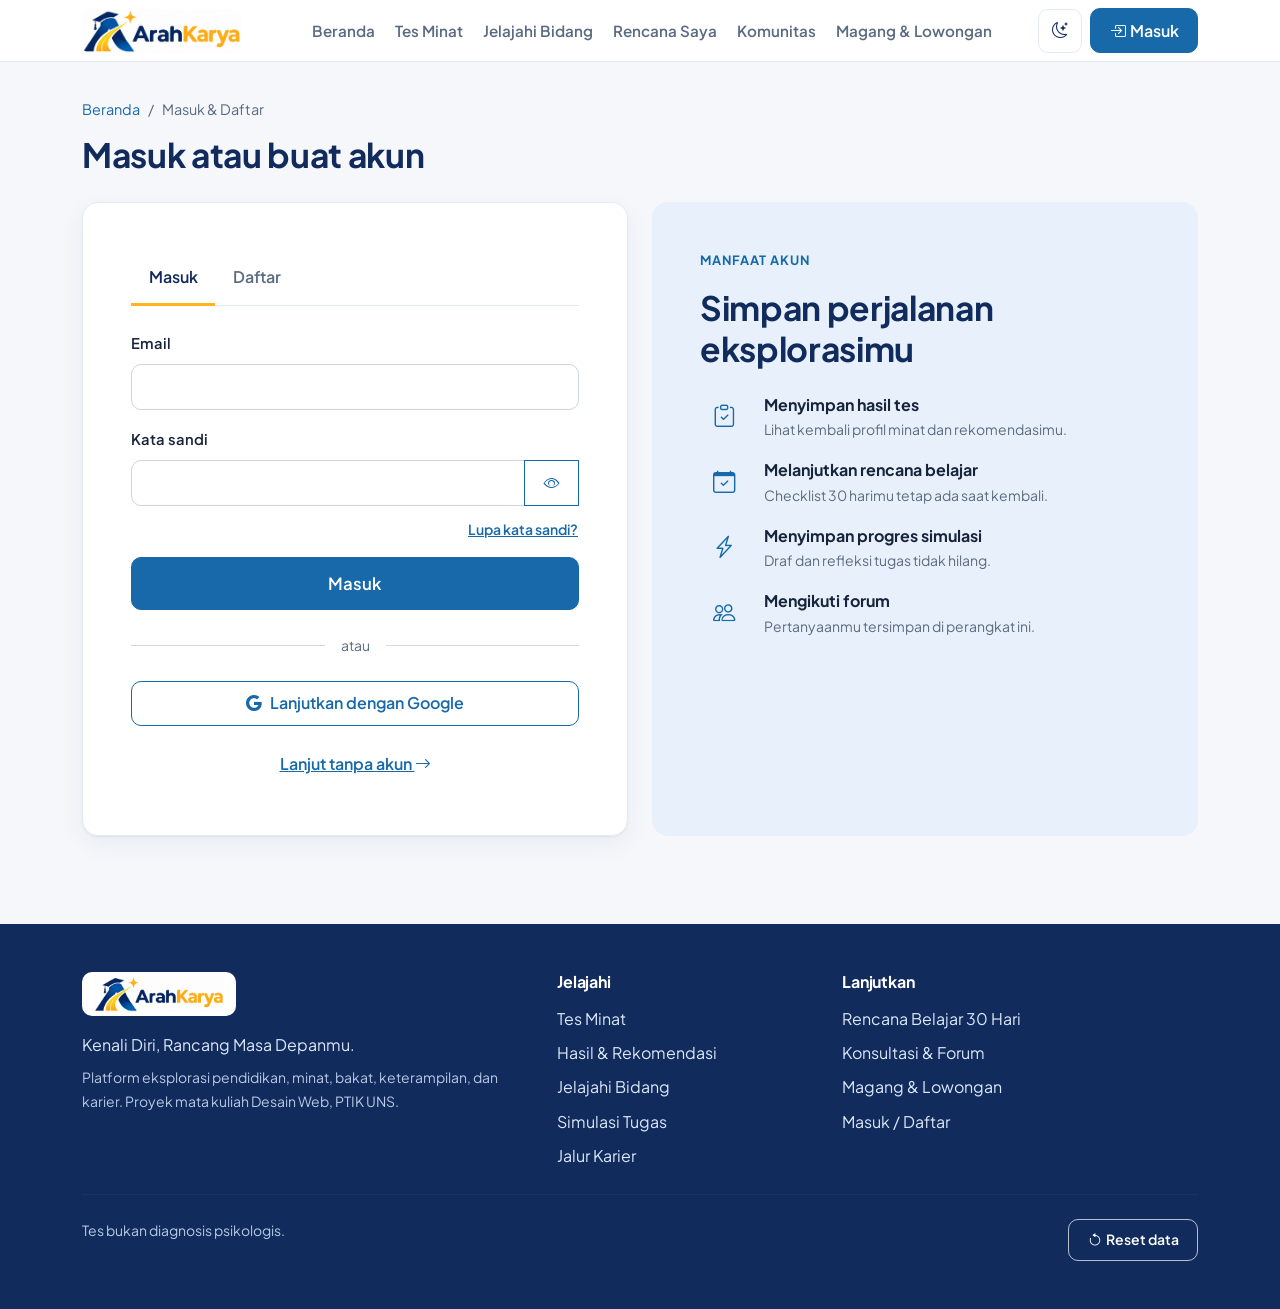
<file: login.html>
<!DOCTYPE html>
<html lang="id" data-bs-theme="light">
<head>
  <meta charset="utf-8">
  <meta name="viewport" content="width=device-width, initial-scale=1">
  <title>Masuk & Daftar | ArahKarya</title>
  <meta name="description" content="Masuk atau buat akun ArahKarya untuk menyimpan hasil tes dan rencana belajar.">
  <meta name="theme-color" content="#102B5C">
  <link rel="icon" type="image/png" href="assets/logo/favicon.png">
  <link rel="preconnect" href="https://fonts.googleapis.com">
  <link rel="preconnect" href="https://fonts.gstatic.com" crossorigin>
  <link href="https://fonts.googleapis.com/css2?family=Plus+Jakarta+Sans:wght@400;500;600;700;800&display=swap" rel="stylesheet">
  <link href="https://cdn.jsdelivr.net/npm/bootstrap@5.3.8/dist/css/bootstrap.min.css" rel="stylesheet">
  <link href="https://cdn.jsdelivr.net/npm/bootstrap-icons@1.11.3/font/bootstrap-icons.min.css" rel="stylesheet">
  <link href="css/style.css" rel="stylesheet">
  <link href="css/components.css" rel="stylesheet">
  <link href="css/responsive.css" rel="stylesheet">
  <script>try{if(JSON.parse(localStorage.getItem('arahkarya_theme'))==='dark')document.documentElement.setAttribute('data-bs-theme','dark');}catch(e){}</script>
</head>
<body data-page="login">
<div id="site-nav"></div>
<main id="main" tabindex="-1">

<div class="container ak-page-head">
  <nav aria-label="Breadcrumb"><ol class="breadcrumb"><li class="breadcrumb-item"><a href="index.html">Beranda</a></li><li class="breadcrumb-item active" aria-current="page">Masuk & Daftar</li></ol></nav>
  <h1 class="h2">Masuk atau buat akun</h1>
</div>
<div class="container pb-4">
  
  <div class="row g-4">
    <div class="col-lg-6">
      <div class="ak-card p-4 p-lg-5">
        <ul class="nav nav-tabs mb-4" id="authTabs" role="tablist">
          <li class="nav-item" role="presentation"><button class="nav-link active" id="tab-masuk" data-bs-toggle="tab" data-bs-target="#pane-masuk" type="button" role="tab" aria-controls="pane-masuk" aria-selected="true">Masuk</button></li>
          <li class="nav-item" role="presentation"><button class="nav-link" id="tab-daftar" data-bs-toggle="tab" data-bs-target="#pane-daftar" type="button" role="tab" aria-controls="pane-daftar" aria-selected="false">Daftar</button></li>
        </ul>
        <div class="tab-content">
          <div class="tab-pane fade show active" id="pane-masuk" role="tabpanel" aria-labelledby="tab-masuk" tabindex="0">
            <form id="form-masuk" novalidate>
              <div class="mb-3"><label for="m-email" class="form-label">Email</label><input type="email" class="form-control" id="m-email" autocomplete="email" required><div class="invalid-feedback">Masukkan alamat email yang valid, misalnya nama@email.com.</div></div>
              <div class="mb-2"><label for="m-pass" class="form-label">Kata sandi</label><div class="input-group"><input type="password" class="form-control" id="m-pass" autocomplete="current-password" required minlength="8"><button class="btn btn-outline-primary" type="button" data-toggle-pass="m-pass" aria-label="Tampilkan kata sandi" aria-pressed="false"><i class="bi bi-eye" aria-hidden="true"></i></button><div class="invalid-feedback">Kata sandi minimal 8 karakter.</div></div></div>
              <div class="text-end mb-3"><button type="button" class="btn btn-link btn-sm p-0" id="forgot-btn">Lupa kata sandi?</button></div>
              <button class="btn btn-primary w-100 btn-lg" type="submit">Masuk</button>
            </form>
          </div>
          <div class="tab-pane fade" id="pane-daftar" role="tabpanel" aria-labelledby="tab-daftar" tabindex="0">
            <form id="form-daftar" novalidate>
              <div class="mb-3"><label for="d-name" class="form-label">Nama panggilan</label><input type="text" class="form-control" id="d-name" autocomplete="nickname" required minlength="2" maxlength="40"><div class="invalid-feedback">Isi nama panggilan (2 sampai 40 karakter).</div></div>
              <div class="mb-3"><label for="d-email" class="form-label">Email</label><input type="email" class="form-control" id="d-email" autocomplete="email" required><div class="invalid-feedback">Masukkan alamat email yang valid.</div></div>
              <div class="mb-3"><label for="d-pass" class="form-label">Kata sandi</label><div class="input-group"><input type="password" class="form-control" id="d-pass" autocomplete="new-password" required minlength="8"><button class="btn btn-outline-primary" type="button" data-toggle-pass="d-pass" aria-label="Tampilkan kata sandi" aria-pressed="false"><i class="bi bi-eye" aria-hidden="true"></i></button><div class="invalid-feedback">Kata sandi minimal 8 karakter.</div></div></div>
              <div class="mb-3"><label for="d-pass2" class="form-label">Konfirmasi kata sandi</label><div class="input-group"><input type="password" class="form-control" id="d-pass2" autocomplete="new-password" required><button class="btn btn-outline-primary" type="button" data-toggle-pass="d-pass2" aria-label="Tampilkan konfirmasi kata sandi" aria-pressed="false"><i class="bi bi-eye" aria-hidden="true"></i></button><div class="invalid-feedback" id="d-pass2-fb">Konfirmasi harus sama dengan kata sandi.</div></div></div>
              <div class="form-check mb-3"><input class="form-check-input" type="checkbox" id="d-agree" required><label class="form-check-label" for="d-agree">Saya setuju data akun disimpan di browser ini.</label><div class="invalid-feedback">Centang untuk melanjutkan.</div></div>
              <button class="btn btn-primary w-100 btn-lg" type="submit">Buat Akun</button>
            </form>
          </div>
        </div>
        <div class="d-flex align-items-center gap-3 my-4 text-muted small"><hr class="flex-grow-1 m-0"><span>atau</span><hr class="flex-grow-1 m-0"></div>
        <button class="btn btn-outline-primary w-100 mb-3" type="button" id="google-btn"><i class="bi bi-google me-2" aria-hidden="true"></i>Lanjutkan dengan Google </button>
        <a class="btn btn-link w-100" href="jelajahi.html" id="no-account">Lanjut tanpa akun <i class="bi bi-arrow-right" aria-hidden="true"></i></a>
      </div>
    </div>
    <div class="col-lg-6">
      <div class="ak-card-soft p-4 p-lg-5 h-100">
        <p class="ak-eyebrow">Manfaat akun</p>
        <h2 class="mb-4">Simpan perjalanan eksplorasimu</h2>
        <ul class="list-unstyled d-grid gap-3 mb-0">
          <li class="d-flex gap-3"><span class="ak-icon-box"><i class="bi bi-clipboard-check" aria-hidden="true"></i></span><div><strong>Menyimpan hasil tes</strong><div class="text-muted small">Lihat kembali profil minat dan rekomendasimu.</div></div></li>
          <li class="d-flex gap-3"><span class="ak-icon-box"><i class="bi bi-calendar-check" aria-hidden="true"></i></span><div><strong>Melanjutkan rencana belajar</strong><div class="text-muted small">Checklist 30 harimu tetap ada saat kembali.</div></div></li>
          <li class="d-flex gap-3"><span class="ak-icon-box"><i class="bi bi-lightning-charge" aria-hidden="true"></i></span><div><strong>Menyimpan progres simulasi</strong><div class="text-muted small">Draf dan refleksi tugas tidak hilang.</div></div></li>
          <li class="d-flex gap-3"><span class="ak-icon-box"><i class="bi bi-people" aria-hidden="true"></i></span><div><strong>Mengikuti forum</strong><div class="text-muted small">Pertanyaanmu tersimpan di perangkat ini.</div></div></li>
        </ul>
      </div>
    </div>
  </div>
</div>

</main>
<div id="site-footer"></div>
<script src="https://cdn.jsdelivr.net/npm/bootstrap@5.3.8/dist/js/bootstrap.bundle.min.js"></script>
<script src="js/storage.js"></script>
<script src="js/main.js"></script>
<script src="js/navigation.js"></script>
<script src="js/login.js"></script>
</body>
</html>
</file>
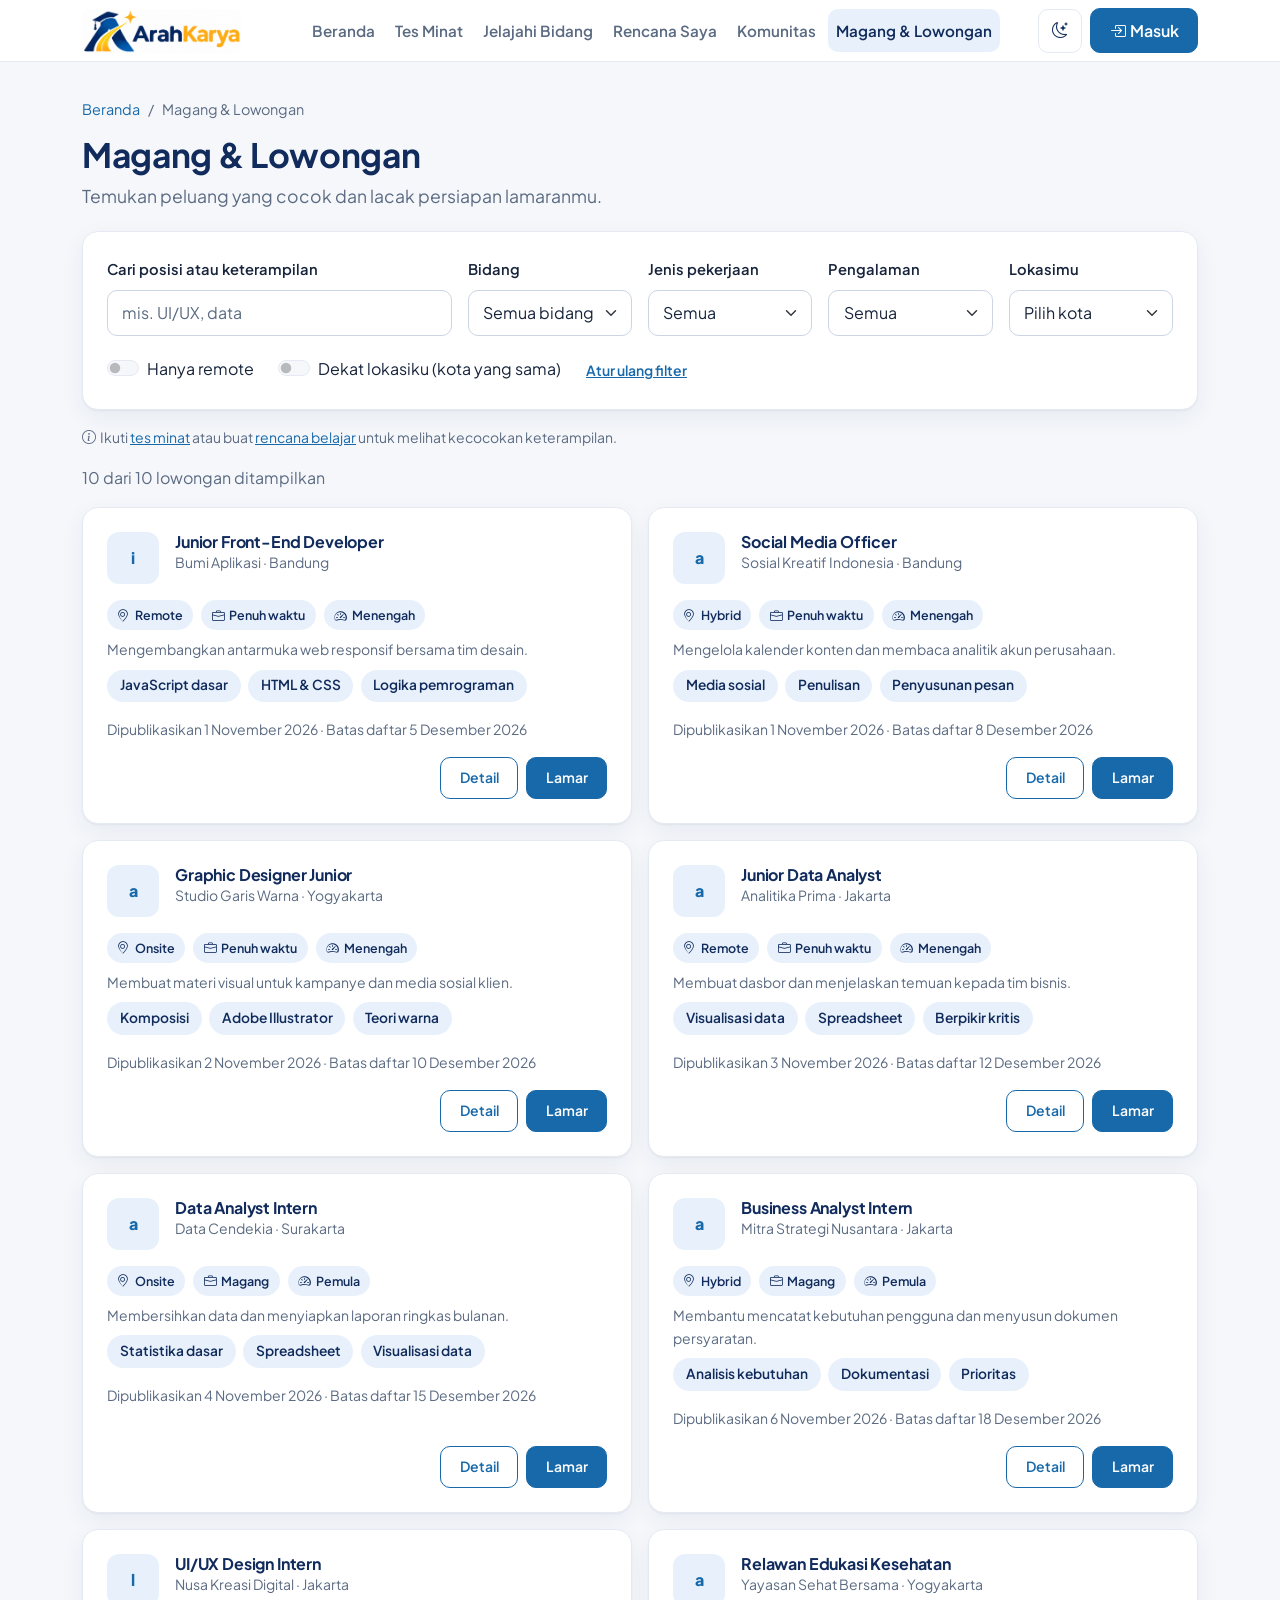
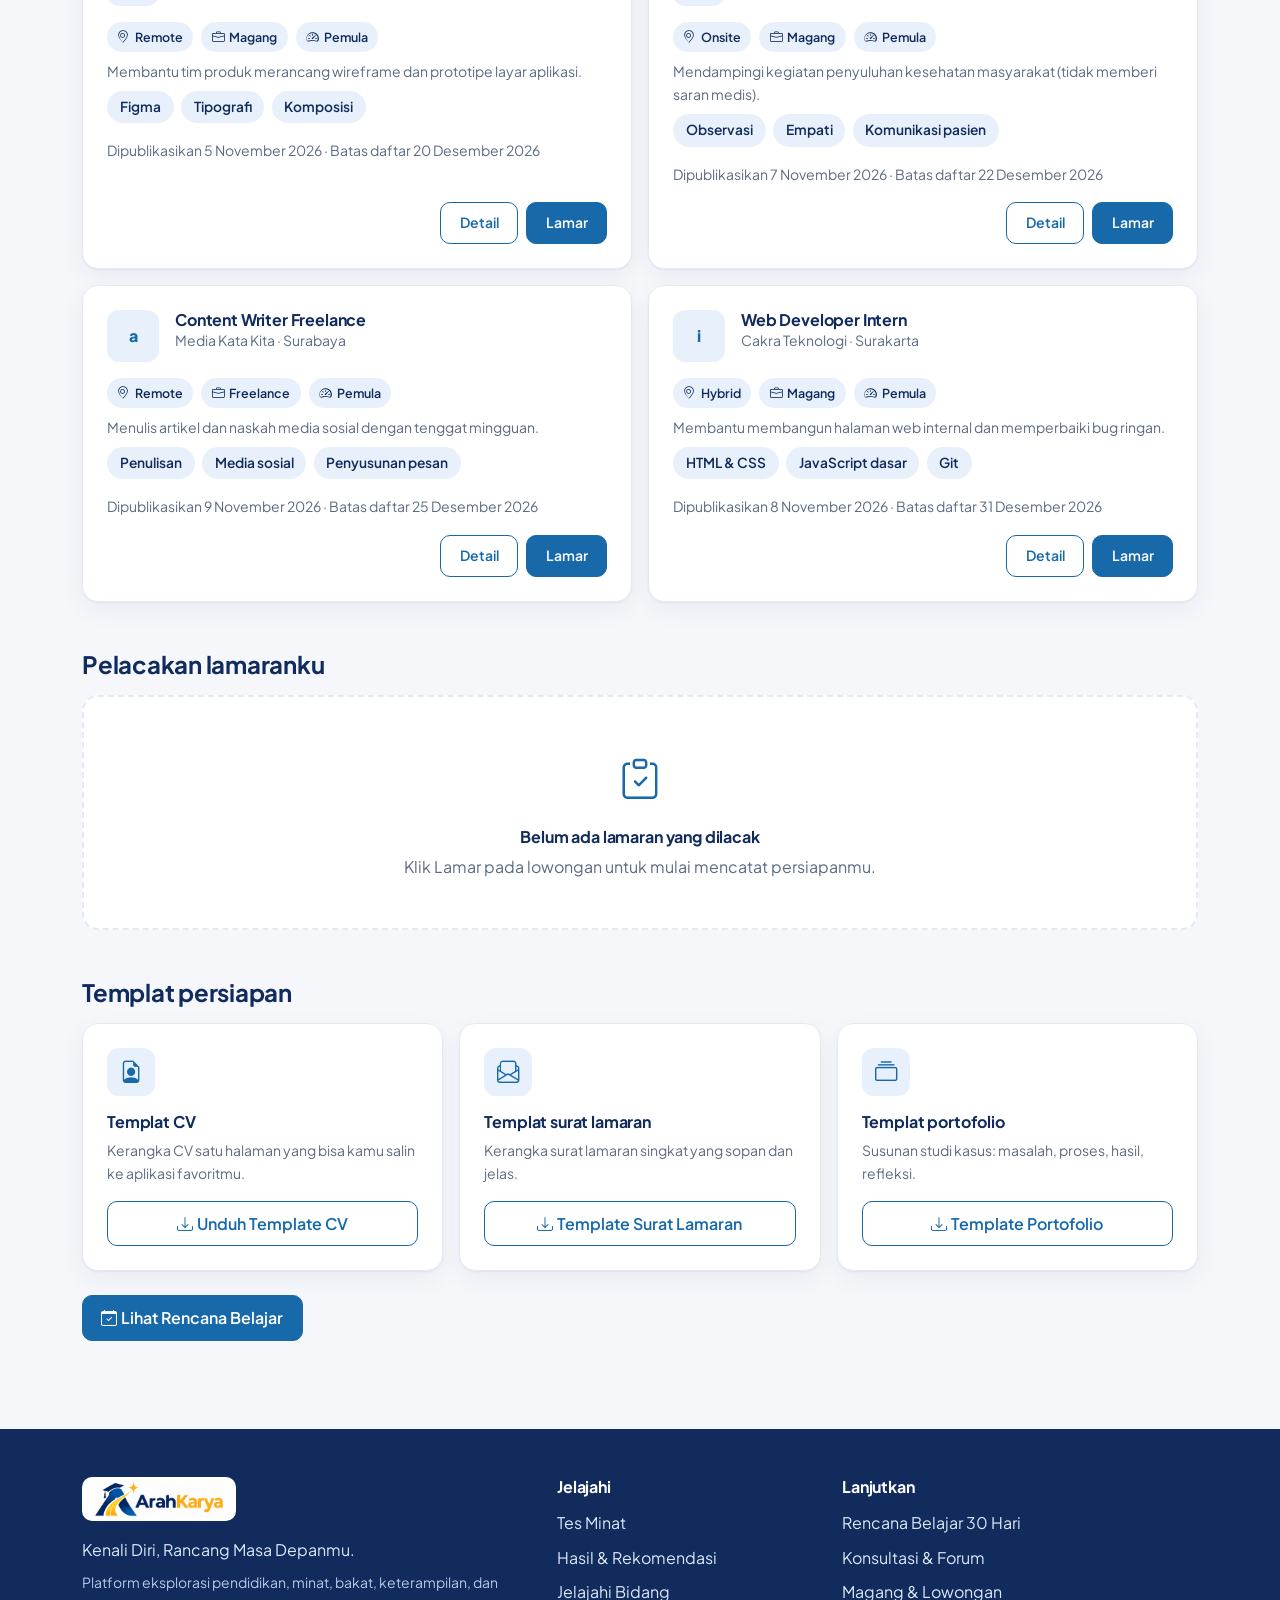
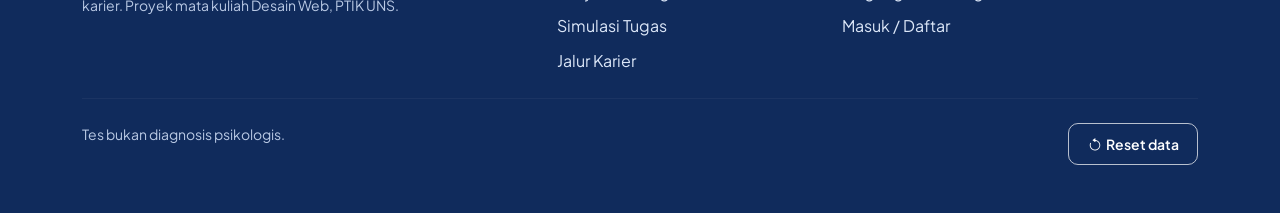
<file: magang.html>
<!DOCTYPE html>
<html lang="id" data-bs-theme="light">
<head>
  <meta charset="utf-8">
  <meta name="viewport" content="width=device-width, initial-scale=1">
  <title>Magang dan Lowongan | ArahKarya</title>
  <meta name="description" content="Katalog lowongan dengan filter, kecocokan keterampilan, pelacakan lamaran lokal, dan templat CV.">
  <meta name="theme-color" content="#102B5C">
  <link rel="icon" type="image/png" href="assets/logo/favicon.png">
  <link rel="preconnect" href="https://fonts.googleapis.com">
  <link rel="preconnect" href="https://fonts.gstatic.com" crossorigin>
  <link href="https://fonts.googleapis.com/css2?family=Plus+Jakarta+Sans:wght@400;500;600;700;800&display=swap" rel="stylesheet">
  <link href="https://cdn.jsdelivr.net/npm/bootstrap@5.3.8/dist/css/bootstrap.min.css" rel="stylesheet">
  <link href="https://cdn.jsdelivr.net/npm/bootstrap-icons@1.11.3/font/bootstrap-icons.min.css" rel="stylesheet">
  <link href="css/style.css" rel="stylesheet">
  <link href="css/components.css" rel="stylesheet">
  <link href="css/responsive.css" rel="stylesheet">
  <script>try{if(JSON.parse(localStorage.getItem('arahkarya_theme'))==='dark')document.documentElement.setAttribute('data-bs-theme','dark');}catch(e){}</script>
</head>
<body data-page="magang">
<div id="site-nav"></div>
<main id="main" tabindex="-1">

<div class="container ak-page-head">
  <nav aria-label="Breadcrumb"><ol class="breadcrumb"><li class="breadcrumb-item"><a href="index.html">Beranda</a></li><li class="breadcrumb-item active" aria-current="page">Magang & Lowongan</li></ol></nav>
  <h1 class="h2 mb-2">Magang & Lowongan</h1>
  <p class="ak-lead mb-0">Temukan peluang yang cocok dan lacak persiapan lamaranmu.</p>
</div>
<div class="container pb-4">
  
  <form class="ak-card p-3 p-lg-4 mb-3" id="job-filter" role="search" aria-label="Cari dan filter lowongan">
    <div class="row g-3 align-items-end">
      <div class="col-lg-4"><label for="j-q" class="form-label">Cari posisi atau keterampilan</label><input type="search" class="form-control" id="j-q" placeholder="mis. UI/UX, data" autocomplete="off"></div>
      <div class="col-6 col-lg-2"><label for="j-field" class="form-label">Bidang</label><select class="form-select" id="j-field"></select></div>
      <div class="col-6 col-lg-2"><label for="j-type" class="form-label">Jenis pekerjaan</label><select class="form-select" id="j-type"><option value="">Semua</option><option>Magang</option><option>Penuh waktu</option><option>Freelance</option></select></div>
      <div class="col-6 col-lg-2"><label for="j-level" class="form-label">Pengalaman</label><select class="form-select" id="j-level"><option value="">Semua</option><option>Pemula</option><option>Menengah</option></select></div>
      <div class="col-6 col-lg-2"><label for="j-city" class="form-label">Lokasimu</label><select class="form-select" id="j-city"></select></div>
      <div class="col-12 d-flex flex-wrap gap-4 pt-1">
        <div class="form-check form-switch"><input class="form-check-input" type="checkbox" role="switch" id="j-remote"><label class="form-check-label" for="j-remote">Hanya remote</label></div>
        <div class="form-check form-switch"><input class="form-check-input" type="checkbox" role="switch" id="j-near"><label class="form-check-label" for="j-near">Dekat lokasiku (kota yang sama)</label></div>
        <button type="button" class="btn btn-link btn-sm p-0" id="j-reset">Atur ulang filter</button>
      </div>
    </div>
  </form>
  <div id="match-note" class="small text-muted mb-3"></div>
  <p class="text-muted" id="j-count" aria-live="polite"></p>
  <div class="row g-3" id="job-list"></div>
  <div id="job-empty" class="ak-empty" hidden><i class="bi bi-briefcase ak-empty-icon" aria-hidden="true"></i><h2 class="h5 mt-3">Tidak ada lowongan yang cocok</h2><p class="text-muted">Longgarkan filter atau pilih bidang lain.</p><button class="btn btn-primary" type="button" id="j-reset2">Atur ulang filter</button></div>

  <section class="mt-5" aria-labelledby="apps-h">
    <div class="d-flex flex-wrap justify-content-between align-items-end gap-2 mb-3"><h2 id="apps-h" class="h4 mb-0">Pelacakan lamaranku</h2></div>
    <div id="apps-root"></div>
  </section>

  <section class="mt-5" aria-labelledby="tpl-h">
    <h2 id="tpl-h" class="h4 mb-3">Templat persiapan</h2>
    <div class="row g-3">
      <div class="col-md-4"><div class="ak-card p-4 h-100 d-flex flex-column"><span class="ak-icon-box mb-3"><i class="bi bi-file-earmark-person" aria-hidden="true"></i></span><h3 class="h6">Templat CV</h3><p class="small text-muted">Kerangka CV satu halaman yang bisa kamu salin ke aplikasi favoritmu.</p><button class="btn btn-outline-primary mt-auto" type="button" data-tpl="cv"><i class="bi bi-download me-1" aria-hidden="true"></i>Unduh Template CV</button></div></div>
      <div class="col-md-4"><div class="ak-card p-4 h-100 d-flex flex-column"><span class="ak-icon-box mb-3"><i class="bi bi-envelope-paper" aria-hidden="true"></i></span><h3 class="h6">Templat surat lamaran</h3><p class="small text-muted">Kerangka surat lamaran singkat yang sopan dan jelas.</p><button class="btn btn-outline-primary mt-auto" type="button" data-tpl="letter"><i class="bi bi-download me-1" aria-hidden="true"></i>Template Surat Lamaran</button></div></div>
      <div class="col-md-4"><div class="ak-card p-4 h-100 d-flex flex-column"><span class="ak-icon-box mb-3"><i class="bi bi-collection" aria-hidden="true"></i></span><h3 class="h6">Templat portofolio</h3><p class="small text-muted">Susunan studi kasus: masalah, proses, hasil, refleksi.</p><button class="btn btn-outline-primary mt-auto" type="button" data-tpl="portfolio"><i class="bi bi-download me-1" aria-hidden="true"></i>Template Portofolio</button></div></div>
    </div>
    <div class="mt-4"><a class="btn btn-primary" href="rencana-belajar.html"><i class="bi bi-calendar-check me-1" aria-hidden="true"></i>Lihat Rencana Belajar</a></div>
  </section>
</div>

</main>
<div id="site-footer"></div>
<script src="https://cdn.jsdelivr.net/npm/bootstrap@5.3.8/dist/js/bootstrap.bundle.min.js"></script>
<script src="js/storage.js"></script>
<script src="js/data.js"></script>
<script src="js/main.js"></script>
<script src="js/navigation.js"></script>
<script src="js/internship.js"></script>
</body>
</html>
</file>
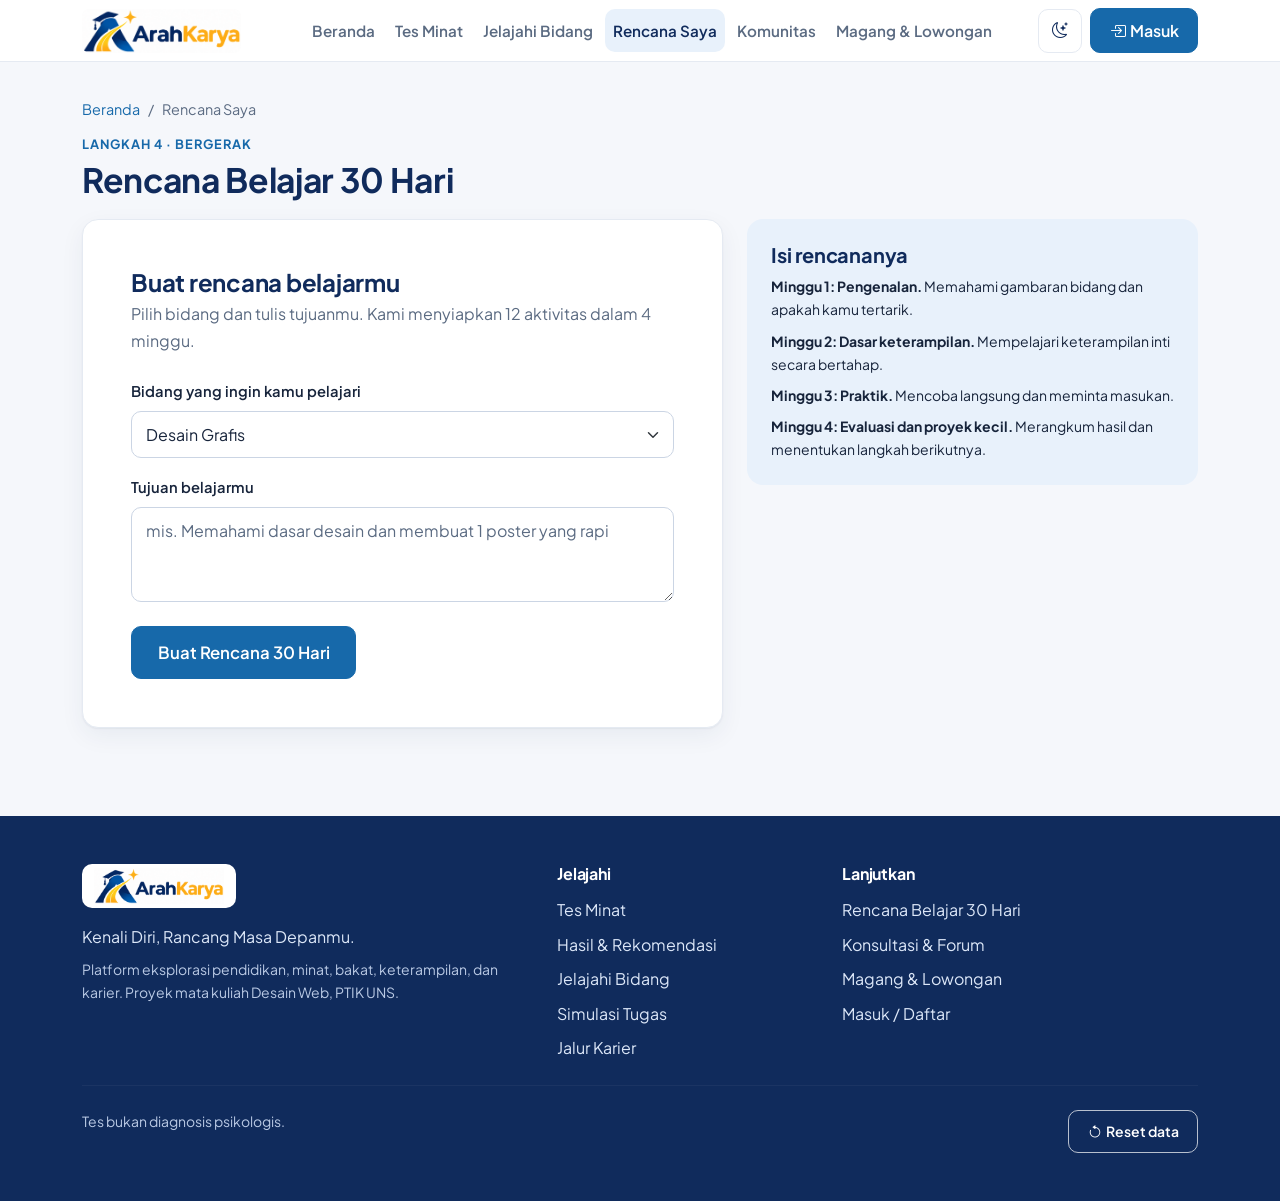
<file: rencana-belajar.html>
<!DOCTYPE html>
<html lang="id" data-bs-theme="light">
<head>
  <meta charset="utf-8">
  <meta name="viewport" content="width=device-width, initial-scale=1">
  <title>Rencana Belajar 30 Hari | ArahKarya</title>
  <meta name="description" content="Dashboard personal: checklist 4 minggu, progres otomatis, catatan refleksi, dan materi pemula.">
  <meta name="theme-color" content="#102B5C">
  <link rel="icon" type="image/png" href="assets/logo/favicon.png">
  <link rel="preconnect" href="https://fonts.googleapis.com">
  <link rel="preconnect" href="https://fonts.gstatic.com" crossorigin>
  <link href="https://fonts.googleapis.com/css2?family=Plus+Jakarta+Sans:wght@400;500;600;700;800&display=swap" rel="stylesheet">
  <link href="https://cdn.jsdelivr.net/npm/bootstrap@5.3.8/dist/css/bootstrap.min.css" rel="stylesheet">
  <link href="https://cdn.jsdelivr.net/npm/bootstrap-icons@1.11.3/font/bootstrap-icons.min.css" rel="stylesheet">
  <link href="css/style.css" rel="stylesheet">
  <link href="css/components.css" rel="stylesheet">
  <link href="css/responsive.css" rel="stylesheet">
  <script>try{if(JSON.parse(localStorage.getItem('arahkarya_theme'))==='dark')document.documentElement.setAttribute('data-bs-theme','dark');}catch(e){}</script>
</head>
<body data-page="rencana">
<div id="site-nav"></div>
<main id="main" tabindex="-1">

<div class="container ak-page-head">
  <nav aria-label="Breadcrumb"><ol class="breadcrumb"><li class="breadcrumb-item"><a href="index.html">Beranda</a></li><li class="breadcrumb-item active" aria-current="page">Rencana Saya</li></ol></nav>
  <p class="ak-eyebrow mb-1">Langkah 4 · Bergerak</p>
  <h1 class="h2 mb-0">Rencana Belajar 30 Hari</h1>
</div>
<div class="container pb-4" id="plan-root"><div class="ak-skeleton" style="height:160px" aria-hidden="true"></div></div>

</main>
<div id="site-footer"></div>
<script src="https://cdn.jsdelivr.net/npm/bootstrap@5.3.8/dist/js/bootstrap.bundle.min.js"></script>
<script src="js/storage.js"></script>
<script src="js/data.js"></script>
<script src="js/main.js"></script>
<script src="js/navigation.js"></script>
<script src="js/learning-plan.js"></script>
</body>
</html>
</file>
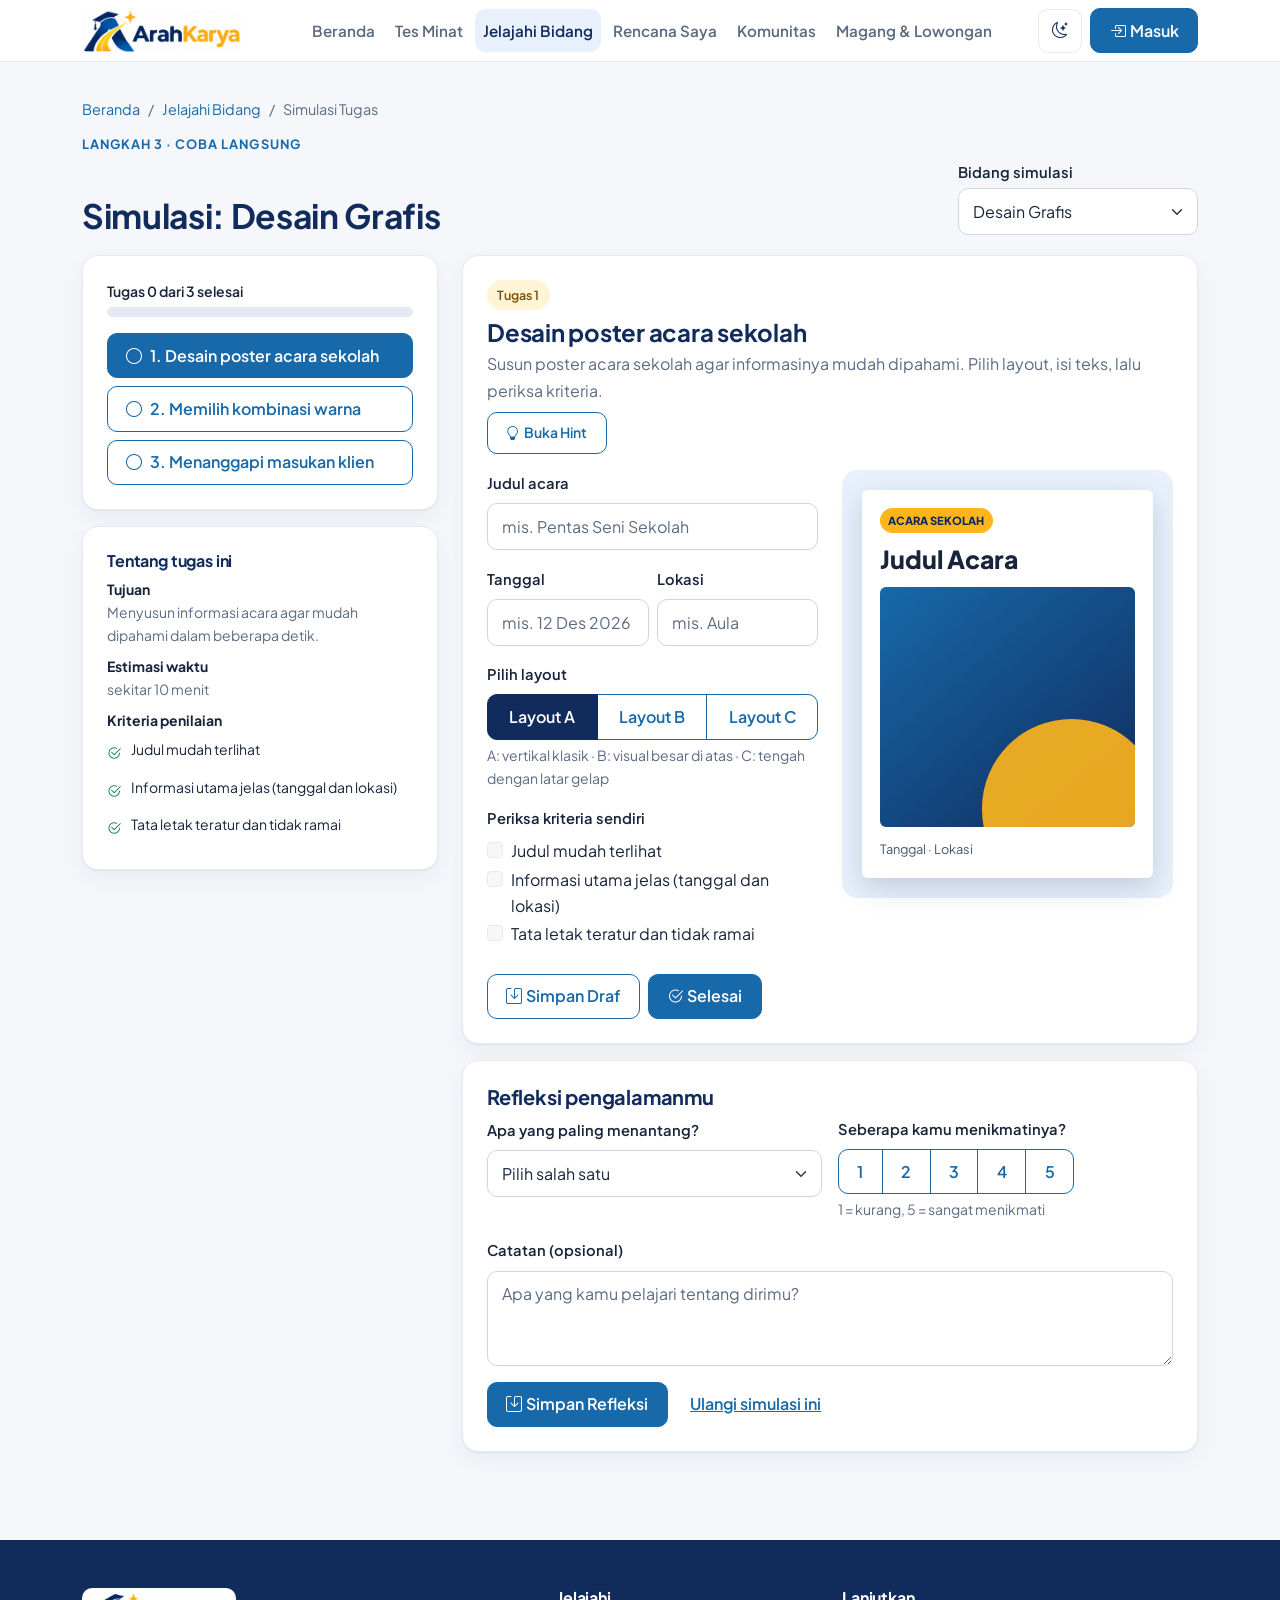
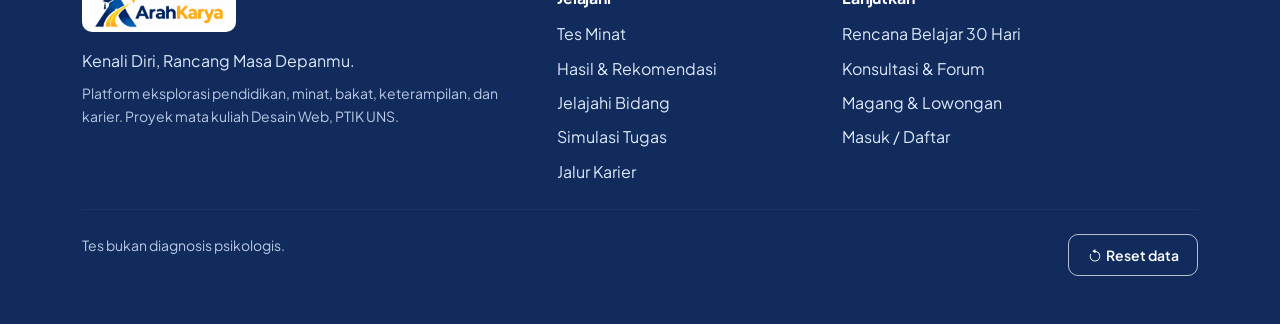
<file: simulasi.html>
<!DOCTYPE html>
<html lang="id" data-bs-theme="light">
<head>
  <meta charset="utf-8">
  <meta name="viewport" content="width=device-width, initial-scale=1">
  <title>Simulasi Tugas | ArahKarya</title>
  <meta name="description" content="Coba tugas singkat dari bidang pekerjaan nyata: desain poster dan skenario keputusan.">
  <meta name="theme-color" content="#102B5C">
  <link rel="icon" type="image/png" href="assets/logo/favicon.png">
  <link rel="preconnect" href="https://fonts.googleapis.com">
  <link rel="preconnect" href="https://fonts.gstatic.com" crossorigin>
  <link href="https://fonts.googleapis.com/css2?family=Plus+Jakarta+Sans:wght@400;500;600;700;800&display=swap" rel="stylesheet">
  <link href="https://cdn.jsdelivr.net/npm/bootstrap@5.3.8/dist/css/bootstrap.min.css" rel="stylesheet">
  <link href="https://cdn.jsdelivr.net/npm/bootstrap-icons@1.11.3/font/bootstrap-icons.min.css" rel="stylesheet">
  <link href="css/style.css" rel="stylesheet">
  <link href="css/components.css" rel="stylesheet">
  <link href="css/responsive.css" rel="stylesheet">
  <script>try{if(JSON.parse(localStorage.getItem('arahkarya_theme'))==='dark')document.documentElement.setAttribute('data-bs-theme','dark');}catch(e){}</script>
</head>
<body data-page="simulasi">
<div id="site-nav"></div>
<main id="main" tabindex="-1">

<div class="container ak-page-head">
  <nav aria-label="Breadcrumb"><ol class="breadcrumb"><li class="breadcrumb-item"><a href="index.html">Beranda</a></li><li class="breadcrumb-item"><a href="jelajahi.html">Jelajahi Bidang</a></li><li class="breadcrumb-item active" aria-current="page">Simulasi Tugas</li></ol></nav>
  <p class="ak-eyebrow mb-1">Langkah 3 · Coba langsung</p>
  <div class="d-flex flex-wrap justify-content-between align-items-end gap-3">
    <h1 class="h2 mb-0" id="sim-title">Simulasi Tugas</h1>
    <div style="min-width:240px"><label for="sim-field" class="form-label small mb-1">Bidang simulasi</label><select class="form-select" id="sim-field"></select></div>
  </div>
</div>
<div class="container pb-4">
  
  <div class="row g-4">
    <div class="col-lg-4">
      <div class="ak-card p-4 mb-3">
        <div class="d-flex justify-content-between small fw-semibold mb-1"><span id="sim-progress-text">Tugas 0 dari 3 selesai</span></div>
        <div class="progress mb-3" role="progressbar" aria-label="Kemajuan simulasi" aria-valuenow="0" aria-valuemin="0" aria-valuemax="100" id="sim-progress"><div class="progress-bar" id="sim-bar" style="width:0%"></div></div>
        <ol class="list-unstyled d-grid gap-2 mb-0" id="sim-steps"></ol>
      </div>
      <div class="ak-card p-4" id="sim-info"></div>
    </div>
    <div class="col-lg-8"><div id="sim-main"></div></div>
  </div>
</div>

</main>
<div id="site-footer"></div>
<script src="https://cdn.jsdelivr.net/npm/bootstrap@5.3.8/dist/js/bootstrap.bundle.min.js"></script>
<script src="js/storage.js"></script>
<script src="js/data.js"></script>
<script src="js/main.js"></script>
<script src="js/navigation.js"></script>
<script src="js/simulation.js"></script>
</body>
</html>
</file>
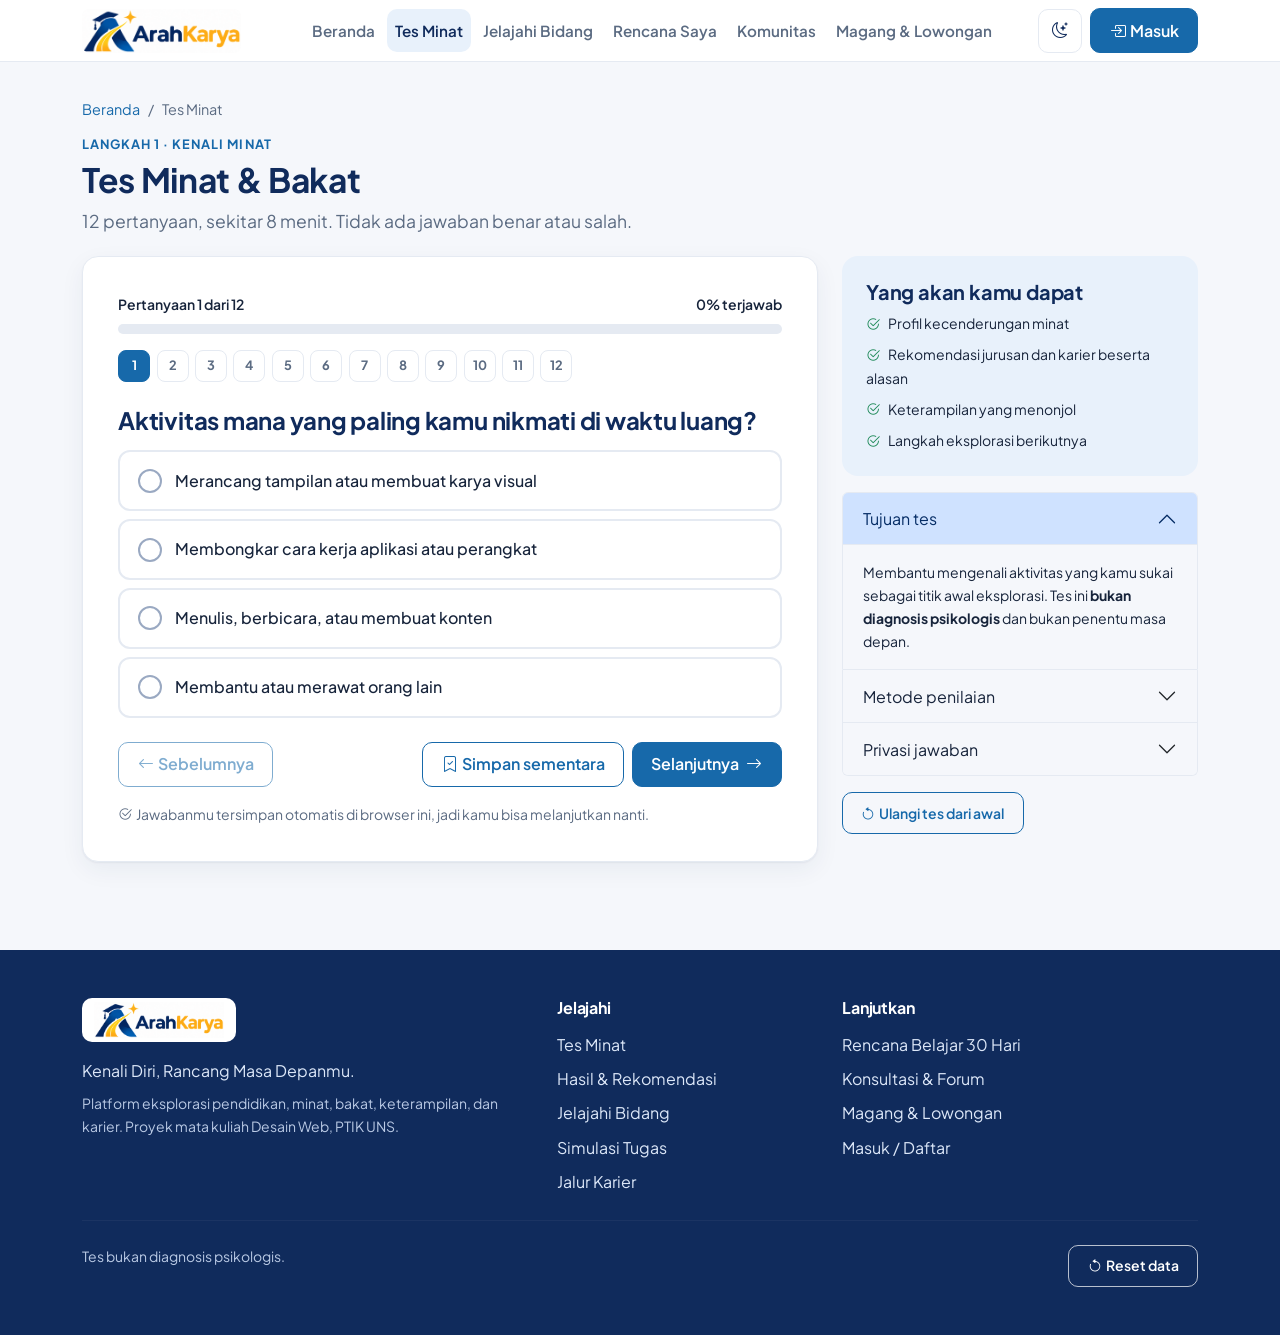
<file: tes-minat.html>
<!DOCTYPE html>
<html lang="id" data-bs-theme="light">
<head>
  <meta charset="utf-8">
  <meta name="viewport" content="width=device-width, initial-scale=1">
  <title>Tes Minat dan Bakat | ArahKarya</title>
  <meta name="description" content="Tes minat dan bakat 12 pertanyaan dengan perhitungan transparan dari ArahKarya.">
  <meta name="theme-color" content="#102B5C">
  <link rel="icon" type="image/png" href="assets/logo/favicon.png">
  <link rel="preconnect" href="https://fonts.googleapis.com">
  <link rel="preconnect" href="https://fonts.gstatic.com" crossorigin>
  <link href="https://fonts.googleapis.com/css2?family=Plus+Jakarta+Sans:wght@400;500;600;700;800&display=swap" rel="stylesheet">
  <link href="https://cdn.jsdelivr.net/npm/bootstrap@5.3.8/dist/css/bootstrap.min.css" rel="stylesheet">
  <link href="https://cdn.jsdelivr.net/npm/bootstrap-icons@1.11.3/font/bootstrap-icons.min.css" rel="stylesheet">
  <link href="css/style.css" rel="stylesheet">
  <link href="css/components.css" rel="stylesheet">
  <link href="css/responsive.css" rel="stylesheet">
  <script>try{if(JSON.parse(localStorage.getItem('arahkarya_theme'))==='dark')document.documentElement.setAttribute('data-bs-theme','dark');}catch(e){}</script>
</head>
<body data-page="tes">
<div id="site-nav"></div>
<main id="main" tabindex="-1">

<div class="container ak-page-head">
  <nav aria-label="Breadcrumb"><ol class="breadcrumb"><li class="breadcrumb-item"><a href="index.html">Beranda</a></li><li class="breadcrumb-item active" aria-current="page">Tes Minat</li></ol></nav>
  <p class="ak-eyebrow mb-1">Langkah 1 · Kenali minat</p>
  <h1 class="h2 mb-2">Tes Minat & Bakat</h1>
  <p class="ak-lead mb-0">12 pertanyaan, sekitar 8 menit. Tidak ada jawaban benar atau salah.</p>
</div>
<div class="container pb-4">
  <div class="row g-4">
    <div class="col-lg-8">
      <div id="quiz" class="ak-card ak-quiz-card" aria-live="polite">
        <div class="d-flex justify-content-between align-items-center mb-2 small fw-semibold"><span id="q-indicator">Pertanyaan 1 dari 12</span><span id="q-percent">0%</span></div>
        <div class="progress mb-3" id="q-progress" role="progressbar" aria-label="Kemajuan tes" aria-valuenow="0" aria-valuemin="0" aria-valuemax="100"><div class="progress-bar" id="q-bar" style="width:0%"></div></div>
        <div class="ak-dots mb-4" id="q-dots" aria-label="Navigasi pertanyaan"></div>
        <fieldset>
          <legend class="h4 mb-3" id="q-text"></legend>
          <div class="d-grid gap-2" id="q-options"></div>
        </fieldset>
        <div id="q-warning" class="text-danger small fw-semibold mt-3" role="alert" hidden></div>
        <div class="d-flex flex-wrap justify-content-between gap-2 mt-4">
          <button class="btn btn-outline-primary" type="button" id="q-prev"><i class="bi bi-arrow-left me-1" aria-hidden="true"></i>Sebelumnya</button>
          <div class="d-flex gap-2">
            <button class="btn btn-outline-primary" type="button" id="q-save"><i class="bi bi-bookmark-check me-1" aria-hidden="true"></i>Simpan sementara</button>
            <button class="btn btn-primary" type="button" id="q-next">Selanjutnya <i class="bi bi-arrow-right ms-1" aria-hidden="true"></i></button>
          </div>
        </div>
        <p class="small text-muted mt-3 mb-0"><i class="bi bi-check2-circle me-1" aria-hidden="true"></i>Jawabanmu tersimpan otomatis di browser ini, jadi kamu bisa melanjutkan nanti.</p>
      </div>
    </div>
    <div class="col-lg-4">
      <div class="ak-card-soft p-4 mb-3">
        <h2 class="h5">Yang akan kamu dapat</h2>
        <ul class="list-unstyled mb-0 d-grid gap-2 small">
          <li><i class="bi bi-check2-circle text-success me-2" aria-hidden="true"></i>Profil kecenderungan minat</li>
          <li><i class="bi bi-check2-circle text-success me-2" aria-hidden="true"></i>Rekomendasi jurusan dan karier beserta alasan</li>
          <li><i class="bi bi-check2-circle text-success me-2" aria-hidden="true"></i>Keterampilan yang menonjol</li>
          <li><i class="bi bi-check2-circle text-success me-2" aria-hidden="true"></i>Langkah eksplorasi berikutnya</li>
        </ul>
      </div>
      <div class="accordion" id="infoAcc">
        <div class="accordion-item"><h2 class="accordion-header"><button class="accordion-button" type="button" data-bs-toggle="collapse" data-bs-target="#acc1" aria-expanded="true" aria-controls="acc1">Tujuan tes</button></h2><div id="acc1" class="accordion-collapse collapse show" data-bs-parent="#infoAcc"><div class="accordion-body small">Membantu mengenali aktivitas yang kamu sukai sebagai titik awal eksplorasi. Tes ini <strong>bukan diagnosis psikologis</strong> dan bukan penentu masa depan.</div></div></div>
        <div class="accordion-item"><h2 class="accordion-header"><button class="accordion-button collapsed" type="button" data-bs-toggle="collapse" data-bs-target="#acc2" aria-expanded="false" aria-controls="acc2">Metode penilaian</button></h2><div id="acc2" class="accordion-collapse collapse" data-bs-parent="#infoAcc"><div class="accordion-body small">Enam dimensi minat: Kreatif & Desain, Teknologi & Logika, Bisnis & Strategi, Komunikasi & Konten, Data & Riset, Kesehatan & Sosial. Setiap jawaban memberi 1 poin ke satu dimensi. Persentase dimensi = poin yang kamu kumpulkan dibagi jumlah kesempatan dimensi itu muncul. Kecocokan jurusan dihitung dari kemiripan pola minatmu dengan profil tiap jurusan. <strong>Tidak ada angka acak.</strong></div></div></div>
        <div class="accordion-item"><h2 class="accordion-header"><button class="accordion-button collapsed" type="button" data-bs-toggle="collapse" data-bs-target="#acc3" aria-expanded="false" aria-controls="acc3">Privasi jawaban</button></h2><div id="acc3" class="accordion-collapse collapse" data-bs-parent="#infoAcc"><div class="accordion-body small">Jawaban hanya tersimpan di browser ini (localStorage) dan tidak dikirim ke server. Kamu bisa menghapusnya kapan saja lewat tombol Ulangi tes atau Reset data demo di footer.</div></div></div>
      </div>
      <div class="mt-3"><button class="btn btn-sm btn-outline-primary" type="button" id="q-restart"><i class="bi bi-arrow-counterclockwise me-1" aria-hidden="true"></i>Ulangi tes dari awal</button></div>
    </div>
  </div>
</div>

</main>
<div id="site-footer"></div>
<script src="https://cdn.jsdelivr.net/npm/bootstrap@5.3.8/dist/js/bootstrap.bundle.min.js"></script>
<script src="js/storage.js"></script>
<script src="js/data.js"></script>
<script src="js/main.js"></script>
<script src="js/navigation.js"></script>
<script src="js/test.js"></script>
</body>
</html>
</file>
<file: css/components.css>
/* ==========================================================================
   ArahKarya — components.css
   Komponen reusable: kartu, hero, section, tes, simulasi, roadmap, checklist.
   ========================================================================== */

/* ---------- Layout section ---------- */
.ak-section { padding-block: clamp(2.5rem, 2rem + 3vw, 4.5rem); }
.ak-section-tight { padding-block: clamp(1.5rem, 1rem + 2vw, 2.5rem); }
.ak-eyebrow { font-size: .8rem; font-weight: 700; letter-spacing: .08em; text-transform: uppercase; color: var(--ak-blue); }
[data-bs-theme="dark"] .ak-eyebrow { color: #8CC0F5; }
.ak-lead { font-size: 1.1rem; color: var(--ak-muted); max-width: 62ch; }
.ak-page-head { padding-block: 2.25rem 1.25rem; }
.ak-page-head .breadcrumb { --bs-breadcrumb-divider-color: var(--ak-muted); font-size: .9rem; margin-bottom: .75rem; }
.ak-page-head .breadcrumb-item a { color: var(--ak-blue); text-decoration: none; }
[data-bs-theme="dark"] .ak-page-head .breadcrumb-item a { color: #8CC0F5; }
.ak-page-head .breadcrumb-item.active { color: var(--ak-muted); }

/* ---------- Kartu ---------- */
.ak-card {
  background: var(--ak-card); border: 1px solid var(--ak-border); border-radius: var(--ak-radius-card);
  box-shadow: var(--ak-shadow); transition: transform var(--ak-ease), box-shadow var(--ak-ease), border-color var(--ak-ease);
}
.ak-card-hover:hover { transform: translateY(-3px); box-shadow: var(--ak-shadow-hover); border-color: #CFE0F3; }
.ak-card-soft { background: var(--ak-soft); border: 0; border-radius: var(--ak-radius-card); }
.ak-card-gold { background: var(--ak-gold-soft); border: 1px solid #F6DFA0; border-radius: var(--ak-radius-card); }
[data-bs-theme="dark"] .ak-card-gold { border-color: #5C4A16; }
.ak-icon-box {
  width: 48px; height: 48px; border-radius: 12px; display: inline-flex; align-items: center; justify-content: center;
  background: var(--ak-soft); color: var(--ak-blue); font-size: 1.4rem; flex: none;
}
[data-bs-theme="dark"] .ak-icon-box { color: #8CC0F5; }
.ak-icon-box-gold { background: var(--ak-gold-soft); color: #8A5A00; }
[data-bs-theme="dark"] .ak-icon-box-gold { color: var(--ak-gold); }

/* ---------- Badge ---------- */
.ak-badge { display: inline-flex; align-items: center; gap: .35rem; font-size: .78rem; font-weight: 600; padding: .3rem .65rem; border-radius: 999px; background: var(--ak-soft); color: var(--ak-navy); }
[data-bs-theme="dark"] .ak-badge { color: #D6E4FF; }
.ak-badge-gold { background: var(--ak-gold-soft); color: #7A4F00; }
[data-bs-theme="dark"] .ak-badge-gold { color: var(--ak-gold); }
.ak-badge-demo { background: #FFF4D6; color: #7A4F00; border: 1px dashed #E3B64A; }
[data-bs-theme="dark"] .ak-badge-demo { background: #3A2F10; color: var(--ak-gold); border-color: #7A6220; }
.ak-badge-ok { background: #DDF5EA; color: #065F46; }
[data-bs-theme="dark"] .ak-badge-ok { background: #0F3326; color: #6EE7B7; }

/* Banner demo / info jujur */
.ak-demo-banner { border: 1px dashed #E3B64A; background: var(--ak-gold-soft); color: var(--ak-text); border-radius: 12px; padding: .75rem 1rem; font-size: .92rem; }
[data-bs-theme="dark"] .ak-demo-banner { border-color: #7A6220; }

/* ---------- Hero ---------- */
.ak-hero { background: var(--ak-navy); color: #fff; border-radius: 28px; overflow: hidden; position: relative; }
.ak-hero h1 { color: #fff; }
.ak-hero .ak-lead { color: #DCE7F8; }
.ak-hero .ak-eyebrow { color: var(--ak-gold); }
.ak-hero-inner { padding: clamp(2rem, 1rem + 4vw, 4.5rem); }
.ak-hero-art { background: linear-gradient(160deg, #1769AA 0%, #123B78 70%); min-height: 100%; display: flex; align-items: center; justify-content: center; padding: 2rem; }
.ak-hero-art svg { width: 100%; max-width: 420px; height: auto; }
.ak-mini-check { display: inline-flex; align-items: center; gap: .45rem; color: #DCE7F8; font-size: .92rem; }
.ak-mini-check i { color: var(--ak-gold); }

/* ---------- Langkah / cara kerja ---------- */
.ak-step-num { width: 40px; height: 40px; border-radius: 50%; background: var(--ak-blue); color: #fff; font-weight: 800; display: inline-flex; align-items: center; justify-content: center; flex: none; }

/* ---------- Tes ---------- */
.ak-quiz-card { padding: clamp(1.25rem, 1rem + 1.5vw, 2.25rem); }
.ak-option { position: relative; }
.ak-option input { position: absolute; opacity: 0; inset: 0; width: 100%; height: 100%; cursor: pointer; margin: 0; }
.ak-option label {
  display: flex; gap: .85rem; align-items: center; width: 100%; padding: .95rem 1.1rem; min-height: 56px;
  background: var(--ak-card); border: 2px solid var(--ak-border); border-radius: 12px; font-weight: 500;
  transition: border-color var(--ak-ease), background-color var(--ak-ease), transform var(--ak-ease);
}
.ak-option:hover label { border-color: #9DBFE3; }
.ak-option input:checked + label { border-color: var(--ak-blue); background: var(--ak-soft); font-weight: 700; }
.ak-option input:focus-visible + label { outline: 3px solid var(--ak-gold); outline-offset: 2px; }
.ak-option .ak-option-mark { width: 24px; height: 24px; border-radius: 50%; border: 2px solid #9AA9C2; flex: none; display: inline-flex; align-items: center; justify-content: center; color: transparent; font-size: .8rem; transition: all var(--ak-ease); }
.ak-option input:checked + label .ak-option-mark { background: var(--ak-blue); border-color: var(--ak-blue); color: #fff; }
.ak-dots { display: flex; flex-wrap: wrap; gap: .4rem; }
.ak-dot { width: 32px; height: 32px; border-radius: 8px; border: 1px solid var(--ak-border); background: var(--ak-card); font-size: .8rem; font-weight: 700; color: var(--ak-muted); transition: all var(--ak-ease); }
.ak-dot:hover { border-color: var(--ak-blue); }
.ak-dot.is-done { background: var(--ak-soft); color: var(--ak-blue); border-color: #B7D3EE; }
.ak-dot.is-current { background: var(--ak-blue); color: #fff; border-color: var(--ak-blue); }

/* ---------- Progress ---------- */
.progress { height: 10px; background: var(--ak-border); border-radius: 999px; }
.progress-bar { background: var(--ak-blue); border-radius: 999px; transition: width 400ms ease; }
.progress-bar.bg-gold { background: var(--ak-gold) !important; }
.progress-bar.bg-ok { background: var(--ak-success) !important; }
.progress-lg { height: 14px; }

/* Bar skor (hasil) */
.ak-score-row + .ak-score-row { margin-top: .9rem; }

/* ---------- Katalog bidang ---------- */
.ak-field-card .ak-field-top { padding: 1.25rem 1.25rem 0; }
.ak-meta { display: flex; flex-wrap: wrap; gap: .4rem; }

/* ---------- Simulasi ---------- */
.ak-canvas-wrap { background: var(--ak-soft); border-radius: 16px; padding: 1.25rem; display: flex; justify-content: center; }
.ak-poster { width: min(100%, 340px); aspect-ratio: 3 / 4; background: #fff; color: #17243B; border-radius: 6px; box-shadow: 0 10px 28px rgba(16, 43, 92, .18); display: flex; overflow: hidden; transition: all 250ms ease; }
.ak-poster .p-title { font-weight: 800; line-height: 1.15; overflow-wrap: anywhere; }
.ak-poster .p-visual { background: linear-gradient(140deg, var(--ak-blue), var(--ak-navy)); border-radius: 6px; position: relative; overflow: hidden; }
.ak-poster .p-visual::after { content: ''; position: absolute; inset: auto -10% -30% auto; width: 70%; aspect-ratio: 1; border-radius: 50%; background: var(--ak-gold); opacity: .9; }
.ak-poster .p-info { font-size: .8rem; color: #475569; overflow-wrap: anywhere; }
.ak-poster .p-tag { background: var(--ak-gold); color: var(--ak-navy); font-size: .7rem; font-weight: 800; padding: .2rem .55rem; border-radius: 999px; align-self: flex-start; }
.ak-poster[data-layout="A"] { flex-direction: column; padding: 1.1rem; gap: .8rem; }
.ak-poster[data-layout="A"] .p-title { font-size: 1.55rem; }
.ak-poster[data-layout="A"] .p-visual { flex: 1; }
.ak-poster[data-layout="B"] { flex-direction: column; }
.ak-poster[data-layout="B"] .p-visual { flex: 0 0 52%; border-radius: 0; }
.ak-poster[data-layout="B"] .p-body { padding: 1.1rem; display: flex; flex-direction: column; gap: .6rem; flex: 1; }
.ak-poster[data-layout="B"] .p-title { font-size: 1.4rem; }
.ak-poster[data-layout="C"] { flex-direction: column; justify-content: center; text-align: center; align-items: center; padding: 1.5rem; gap: .9rem; background: var(--ak-navy); color: #fff; }
.ak-poster[data-layout="C"] .p-title { font-size: 1.6rem; color: #fff; }
.ak-poster[data-layout="C"] .p-info { color: #DCE7F8; }
.ak-poster[data-layout="C"] .p-visual { width: 42%; aspect-ratio: 1; border-radius: 50%; }
.ak-poster[data-layout="C"] .p-tag { align-self: center; }
.ak-poster .p-body { display: contents; }
.ak-poster[data-layout="B"] .p-body { display: flex; }

.ak-criteria li { display: flex; gap: .6rem; align-items: flex-start; padding: .35rem 0; }
.ak-criteria i { color: var(--ak-success); margin-top: .2rem; }
.ak-task-option { cursor: pointer; }
.ak-feedback { border-radius: 12px; padding: .85rem 1rem; font-weight: 500; }
.ak-feedback.is-good { background: #DDF5EA; color: #065F46; }
.ak-feedback.is-mid { background: var(--ak-gold-soft); color: #6B4500; }
[data-bs-theme="dark"] .ak-feedback.is-good { background: #0F3326; color: #A7F3D0; }
[data-bs-theme="dark"] .ak-feedback.is-mid { background: #3A2F10; color: #FFE6A3; }

/* ---------- Roadmap ---------- */
.ak-roadmap { position: relative; display: grid; gap: 1rem; grid-template-columns: repeat(4, minmax(0, 1fr)); }
.ak-road-step { position: relative; padding: 1.25rem; height: 100%; }
.ak-road-step .ak-step-num { margin-bottom: .75rem; }
.ak-road-step::after { content: '\F138'; font-family: 'bootstrap-icons'; position: absolute; right: -1.05rem; top: 2.1rem; color: var(--ak-gold); font-size: 1.2rem; z-index: 1; }
.ak-road-step:last-child::after { display: none; }
.ak-pill-list { display: flex; flex-wrap: wrap; gap: .45rem; padding: 0; margin: 0; list-style: none; }
.ak-pill-list li { background: var(--ak-soft); color: var(--ak-navy); border-radius: 999px; padding: .3rem .8rem; font-size: .86rem; font-weight: 600; }
[data-bs-theme="dark"] .ak-pill-list li { color: #D6E4FF; }

/* ---------- Checklist rencana ---------- */
.ak-task { display: flex; gap: .85rem; align-items: flex-start; padding: .85rem 1rem; border: 1px solid var(--ak-border); border-radius: 12px; background: var(--ak-card); transition: background-color var(--ak-ease), border-color var(--ak-ease); }
.ak-task + .ak-task { margin-top: .6rem; }
.ak-task.is-done { background: var(--ak-soft); border-color: #B7D3EE; }
.ak-task.is-done .ak-task-label { text-decoration: line-through; color: var(--ak-muted); }
.ak-task .form-check-input { width: 1.4rem; height: 1.4rem; margin-top: .1rem; flex: none; cursor: pointer; }
.ak-task-label { cursor: pointer; flex: 1; font-weight: 500; }

/* ---------- Forum / komunitas ---------- */
.ak-thread { padding: 1.1rem 1.25rem; }
.ak-thread + .ak-thread { margin-top: .75rem; }
.ak-avatar { width: 44px; height: 44px; border-radius: 50%; background: var(--ak-soft); color: var(--ak-blue); display: inline-flex; align-items: center; justify-content: center; font-weight: 800; flex: none; }
.nav-tabs { border-bottom-color: var(--ak-border); }
.nav-tabs .nav-link { color: var(--ak-muted); font-weight: 600; border: 0; border-bottom: 3px solid transparent; border-radius: 0; padding: .8rem 1.1rem; }
.nav-tabs .nav-link:hover { color: var(--ak-navy); }
.nav-tabs .nav-link.active { color: var(--ak-navy); background: transparent; border-bottom-color: var(--ak-gold); }
[data-bs-theme="dark"] .nav-tabs .nav-link.active, [data-bs-theme="dark"] .nav-tabs .nav-link:hover { color: #fff; }

/* ---------- Lowongan ---------- */
.ak-job-logo { width: 52px; height: 52px; border-radius: 12px; background: var(--ak-soft); color: var(--ak-blue); display: inline-flex; align-items: center; justify-content: center; font-weight: 800; flex: none; }
.ak-match { font-weight: 800; color: var(--ak-success); }
[data-bs-theme="dark"] .ak-match { color: #6EE7B7; }

/* ---------- State: kosong, memuat, error ---------- */
.ak-empty { text-align: center; padding: 3rem 1.5rem; border: 2px dashed var(--ak-border); border-radius: var(--ak-radius-card); background: var(--ak-card); }
.ak-empty i.ak-empty-icon { font-size: 2.5rem; color: var(--ak-blue); }
.ak-skeleton { background: linear-gradient(90deg, var(--ak-border) 25%, var(--ak-soft) 50%, var(--ak-border) 75%); background-size: 200% 100%; animation: akShimmer 1.2s linear infinite; border-radius: 10px; min-height: 1rem; }
@keyframes akShimmer { to { background-position: -200% 0; } }

/* ---------- Toast & modal ---------- */
.toast-container { z-index: 1100; }
.toast { border-radius: 12px; border: 1px solid var(--ak-border); box-shadow: var(--ak-shadow-hover); background: var(--ak-card); color: var(--ak-text); }
.toast .toast-body { display: flex; gap: .6rem; align-items: flex-start; font-weight: 500; }
.toast.is-success i.ak-toast-icon { color: var(--ak-success); }
.toast.is-info i.ak-toast-icon { color: var(--ak-blue); }
.toast.is-danger i.ak-toast-icon { color: var(--ak-danger); }
.modal-content { border-radius: 18px; border: 1px solid var(--ak-border); background: var(--ak-card); color: var(--ak-text); }
.modal-header, .modal-footer { border-color: var(--ak-border); }

/* ---------- Tabel ---------- */
.ak-table { --bs-table-bg: transparent; --bs-table-color: var(--ak-text); border-color: var(--ak-border); }
.ak-table th { color: var(--ak-heading); font-weight: 700; white-space: nowrap; }
</file>
<file: css/style.css>
/* ==========================================================================
   ArahKarya — style.css
   Fondasi: design tokens, tipografi, tombol, navbar, footer, tema gelap.
   Bootstrap 5.3.8 menjadi dasar; file ini memberi karakter visual ArahKarya.
   ========================================================================== */

:root {
  /* Palet resmi */
  --ak-navy: #102B5C;
  --ak-blue: #1769AA;
  --ak-gold: #FFB51B;
  --ak-white: #FFFFFF;
  --ak-bg: #F5F7FB;
  --ak-text: #17243B;
  --ak-muted: #5B6B82;          /* sedikit lebih gelap dari #64748B agar kontras >= 4.5:1 di atas #F5F7FB */
  --ak-border: #E5EAF2;
  --ak-soft: #E8F1FB;           /* turunan biru untuk latar lembut */
  --ak-gold-soft: #FFF4D6;      /* turunan emas untuk highlight lembut */
  --ak-success: #047857;
  --ak-danger: #B42318;
  --ak-heading: var(--ak-navy);
  --ak-card: #FFFFFF;
  --ak-shadow: 0 1px 2px rgba(16, 43, 92, .06), 0 8px 24px rgba(16, 43, 92, .06);
  --ak-shadow-hover: 0 2px 4px rgba(16, 43, 92, .08), 0 16px 32px rgba(16, 43, 92, .10);
  --ak-radius-card: 16px;
  --ak-radius-btn: 10px;
  --ak-ease: 200ms ease;

  /* Menimpa variabel Bootstrap */
  --bs-body-font-family: 'Plus Jakarta Sans', 'Inter', system-ui, -apple-system, 'Segoe UI', Roboto, sans-serif;
  --bs-body-color: var(--ak-text);
  --bs-body-bg: var(--ak-bg);
  --bs-border-color: var(--ak-border);
  --bs-primary: var(--ak-blue);
  --bs-primary-rgb: 23, 105, 170;
  --bs-link-color: var(--ak-blue);
  --bs-link-color-rgb: 23, 105, 170;
  --bs-link-hover-color: var(--ak-navy);
  --bs-secondary-color: var(--ak-muted);
  --bs-focus-ring-color: rgba(255, 181, 27, .55);
}

[data-bs-theme="dark"] {
  --ak-bg: #0B1426;
  --ak-card: #131E36;
  --ak-text: #E6EDF8;
  --ak-muted: #A3B1C9;
  --ak-border: #27365A;
  --ak-heading: #D6E4FF;
  --ak-soft: #17274A;
  --ak-gold-soft: #3A2F10;
  --ak-shadow: 0 1px 2px rgba(0, 0, 0, .4), 0 8px 24px rgba(0, 0, 0, .25);
  --ak-shadow-hover: 0 2px 4px rgba(0, 0, 0, .5), 0 16px 32px rgba(0, 0, 0, .35);
  --bs-body-color: var(--ak-text);
  --bs-body-bg: var(--ak-bg);
  --bs-border-color: var(--ak-border);
  --bs-link-color: #7DB7F0;
  --bs-link-color-rgb: 125, 183, 240;
  --bs-link-hover-color: #FFFFFF;
  --bs-secondary-color: var(--ak-muted);
}

/* ---------- Dasar ---------- */
html { scroll-behavior: smooth; }
body {
  font-family: var(--bs-body-font-family);
  font-weight: 400;
  background: var(--ak-bg);
  color: var(--ak-text);
  line-height: 1.65;
  -webkit-font-smoothing: antialiased;
}
h1, h2, h3, h4, h5, h6, .h1, .h2, .h3, .h4, .h5, .h6 {
  color: var(--ak-heading);
  font-weight: 700;
  letter-spacing: -0.01em;
  line-height: 1.2;
}
h1, .h1 { font-size: clamp(1.9rem, 1.2rem + 2.6vw, 3.1rem); font-weight: 800; }
h2, .h2 { font-size: clamp(1.5rem, 1.1rem + 1.4vw, 2.1rem); }
h3, .h3 { font-size: clamp(1.2rem, 1rem + .7vw, 1.5rem); }
.text-muted, .text-secondary { color: var(--ak-muted) !important; }
a { transition: color var(--ak-ease); }

.skip-link {
  position: absolute; left: -999px; top: 8px; z-index: 2000;
  background: var(--ak-gold); color: var(--ak-navy); font-weight: 700;
  padding: .6rem 1rem; border-radius: 8px;
}
.skip-link:focus { left: 8px; }

:focus-visible {
  outline: 3px solid var(--ak-gold);
  outline-offset: 2px;
  border-radius: 6px;
}

/* ---------- Tombol (hover, focus, active, disabled) ---------- */
.btn {
  --bs-btn-border-radius: var(--ak-radius-btn);
  --bs-btn-font-weight: 600;
  --bs-btn-padding-x: 1.15rem;
  --bs-btn-padding-y: .6rem;
  transition: background-color var(--ak-ease), border-color var(--ak-ease), color var(--ak-ease), transform var(--ak-ease), box-shadow var(--ak-ease);
}
.btn:active { transform: translateY(1px); }
.btn:disabled, .btn.disabled { opacity: .55; cursor: not-allowed; }
.btn-lg { --bs-btn-padding-y: .8rem; --bs-btn-padding-x: 1.6rem; --bs-btn-font-size: 1.05rem; }
.btn-primary {
  --bs-btn-bg: var(--ak-blue); --bs-btn-border-color: var(--ak-blue); --bs-btn-color: #fff;
  --bs-btn-hover-bg: var(--ak-navy); --bs-btn-hover-border-color: var(--ak-navy); --bs-btn-hover-color: #fff;
  --bs-btn-active-bg: #0B1F45; --bs-btn-active-border-color: #0B1F45; --bs-btn-active-color: #fff;
  --bs-btn-disabled-bg: var(--ak-blue); --bs-btn-disabled-border-color: var(--ak-blue);
  --bs-btn-focus-shadow-rgb: 255, 181, 27;
}
.btn-gold {
  --bs-btn-bg: var(--ak-gold); --bs-btn-border-color: var(--ak-gold); --bs-btn-color: var(--ak-navy);
  --bs-btn-hover-bg: #F0A500; --bs-btn-hover-border-color: #F0A500; --bs-btn-hover-color: var(--ak-navy);
  --bs-btn-active-bg: #D99400; --bs-btn-active-border-color: #D99400; --bs-btn-active-color: var(--ak-navy);
  --bs-btn-disabled-bg: var(--ak-gold); --bs-btn-disabled-border-color: var(--ak-gold); --bs-btn-disabled-color: var(--ak-navy);
  font-weight: 700;
}
.btn-outline-primary {
  --bs-btn-color: var(--ak-blue); --bs-btn-border-color: var(--ak-blue);
  --bs-btn-hover-bg: var(--ak-blue); --bs-btn-hover-border-color: var(--ak-blue); --bs-btn-hover-color: #fff;
  --bs-btn-active-bg: var(--ak-navy); --bs-btn-active-border-color: var(--ak-navy);
  --bs-btn-disabled-color: var(--ak-blue); --bs-btn-disabled-border-color: var(--ak-blue);
}
[data-bs-theme="dark"] .btn-outline-primary { --bs-btn-color: #8CC0F5; --bs-btn-border-color: #8CC0F5; --bs-btn-hover-bg: #8CC0F5; --bs-btn-hover-color: #0B1426; }
.btn-outline-light-ak {
  --bs-btn-color: #fff; --bs-btn-border-color: rgba(255,255,255,.7);
  --bs-btn-hover-bg: #fff; --bs-btn-hover-color: var(--ak-navy); --bs-btn-hover-border-color: #fff;
  --bs-btn-active-bg: #E8F1FB; --bs-btn-active-color: var(--ak-navy);
}

/* ---------- Navbar ---------- */
.ak-navbar {
  background: var(--ak-card);
  border-bottom: 1px solid var(--ak-border);
  padding-block: .5rem;
}
.ak-navbar .navbar-brand { padding: 0; margin-right: 1.5rem; }
.ak-brand-logo { height: 44px; width: auto; display: block; border-radius: 8px; }
[data-bs-theme="dark"] .ak-brand-logo { background: #fff; padding: 2px 8px; }
.ak-navbar .nav-link {
  color: var(--ak-muted); font-weight: 600; font-size: .95rem;
  padding: .55rem .85rem; border-radius: 10px;
  transition: background-color var(--ak-ease), color var(--ak-ease);
}
.ak-navbar .nav-link:hover { color: var(--ak-navy); background: var(--ak-soft); }
[data-bs-theme="dark"] .ak-navbar .nav-link:hover { color: #fff; }
.ak-navbar .nav-link.active, .ak-navbar .nav-link[aria-current="page"] {
  color: var(--ak-navy); background: var(--ak-soft);
}
[data-bs-theme="dark"] .ak-navbar .nav-link.active { color: #fff; }
.ak-navbar .dropdown-menu {
  border: 1px solid var(--ak-border); border-radius: 12px; box-shadow: var(--ak-shadow-hover);
  padding: .4rem; background: var(--ak-card);
}
.ak-navbar .dropdown-item { border-radius: 8px; font-weight: 500; padding: .5rem .8rem; color: var(--ak-text); }
.ak-navbar .dropdown-item:hover, .ak-navbar .dropdown-item.active { background: var(--ak-soft); color: var(--ak-navy); }
[data-bs-theme="dark"] .ak-navbar .dropdown-item:hover { color: #fff; }
.ak-icon-btn {
  width: 44px; height: 44px; display: inline-flex; align-items: center; justify-content: center;
  border: 1px solid var(--ak-border); background: var(--ak-card); color: var(--ak-navy);
  border-radius: 10px; transition: background-color var(--ak-ease), border-color var(--ak-ease);
}
[data-bs-theme="dark"] .ak-icon-btn { color: #D6E4FF; }
.ak-icon-btn:hover { background: var(--ak-soft); border-color: var(--ak-blue); }
.ak-navbar .navbar-toggler { border: 1px solid var(--ak-border); width: 44px; height: 44px; padding: 0; border-radius: 10px; }
.ak-navbar .offcanvas { background: var(--ak-card); }

/* ---------- Footer ---------- */
.ak-footer { background: var(--ak-navy); color: #DCE7F8; margin-top: 4rem; }
.ak-footer a { color: #DCE7F8; text-decoration: none; }
.ak-footer a:hover { color: var(--ak-gold); text-decoration: underline; }
.ak-footer h2 { color: #fff; font-size: 1rem; font-weight: 700; margin-bottom: .9rem; }
.ak-footer .ak-footer-logo { background: #fff; padding: 4px 12px; border-radius: 10px; height: 44px; width: auto; }
.ak-footer .small, .ak-footer small { color: #B9C9E4; }
.ak-footer hr { border-color: rgba(255,255,255,.18); }
[data-bs-theme="dark"] .ak-footer { background: #08101F; }

/* ---------- Form ---------- */
.form-control, .form-select {
  border-radius: var(--ak-radius-btn); border-color: #CBD5E4; padding: .65rem .9rem;
  background-color: var(--ak-card); color: var(--ak-text);
  transition: border-color var(--ak-ease), box-shadow var(--ak-ease);
}
[data-bs-theme="dark"] .form-control, [data-bs-theme="dark"] .form-select { border-color: #3A4B73; }
.form-control:focus, .form-select:focus { border-color: var(--ak-blue); box-shadow: 0 0 0 .25rem rgba(255, 181, 27, .35); background-color: var(--ak-card); color: var(--ak-text); }
.form-label { font-weight: 600; font-size: .92rem; color: var(--ak-text); }
.form-text { color: var(--ak-muted); }
.form-check-input:checked { background-color: var(--ak-blue); border-color: var(--ak-blue); }
.form-check-input:focus { box-shadow: 0 0 0 .25rem rgba(255, 181, 27, .35); }
.invalid-feedback { font-weight: 500; }

/* ---------- Animasi ringan ---------- */
.fade-in-up { animation: akFadeUp 300ms ease both; }
@keyframes akFadeUp { from { opacity: 0; transform: translateY(8px); } to { opacity: 1; transform: none; } }

@media (prefers-reduced-motion: reduce) {
  html { scroll-behavior: auto; }
  *, *::before, *::after { animation-duration: .001ms !important; animation-iteration-count: 1 !important; transition-duration: .001ms !important; scroll-behavior: auto !important; }
}
</file>
<file: css/responsive.css>
/* ==========================================================================
   ArahKarya — responsive.css
   Penyesuaian per breakpoint Bootstrap: lg 992, md 768, sm 576, 360 px.
   ========================================================================== */

html, body { max-width: 100%; overflow-x: hidden; }
img, svg { max-width: 100%; }
.ak-wrap-anywhere { overflow-wrap: anywhere; }

@media (max-width: 991.98px) {
  .ak-roadmap { grid-template-columns: repeat(2, minmax(0, 1fr)); }
  .ak-road-step::after { display: none; }
  .ak-navbar .offcanvas { max-width: 86vw; }
  .ak-navbar .offcanvas .nav-link { padding: .8rem 1rem; font-size: 1.02rem; }
  .ak-hero { border-radius: 20px; }
}

@media (max-width: 767.98px) {
  .ak-brand-logo { height: 38px; }
  .ak-page-head { padding-block: 1.5rem .75rem; }
  .ak-hero-inner { padding: 1.5rem 1.25rem; }
  .ak-btn-stack-mobile > .btn { width: 100%; }
  .ak-sticky-actions { position: sticky; bottom: 0; background: var(--ak-card); padding: .75rem 1rem; margin-inline: -1rem; border-top: 1px solid var(--ak-border); z-index: 5; }
  .ak-footer { margin-top: 2.5rem; }
  .nav-tabs { flex-wrap: nowrap; overflow-x: auto; overflow-y: hidden; scrollbar-width: thin; }
  .nav-tabs .nav-link { white-space: nowrap; }
  /* Tabel menjadi kartu di mobile */
  .ak-table-stack thead { display: none; }
  .ak-table-stack tr { display: block; border: 1px solid var(--ak-border); border-radius: 12px; margin-bottom: .75rem; padding: .5rem .75rem; background: var(--ak-card); }
  .ak-table-stack td { display: flex; justify-content: space-between; gap: 1rem; border: 0; padding: .35rem 0; }
  .ak-table-stack td::before { content: attr(data-label); font-weight: 700; color: var(--ak-heading); flex: none; }
}

@media (max-width: 575.98px) {
  .ak-roadmap { grid-template-columns: minmax(0, 1fr); }
  .ak-option label { padding: .85rem .9rem; }
  .ak-dot { width: 28px; height: 28px; }
  .modal-dialog { margin: .75rem; }
  .btn-lg { --bs-btn-padding-x: 1.2rem; }
  .ak-poster { width: 100%; }
}

@media (max-width: 374.98px) {
  .container, .container-fluid { --bs-gutter-x: 1.5rem; }
  h1, .h1 { font-size: 1.7rem; }
}
</file>
